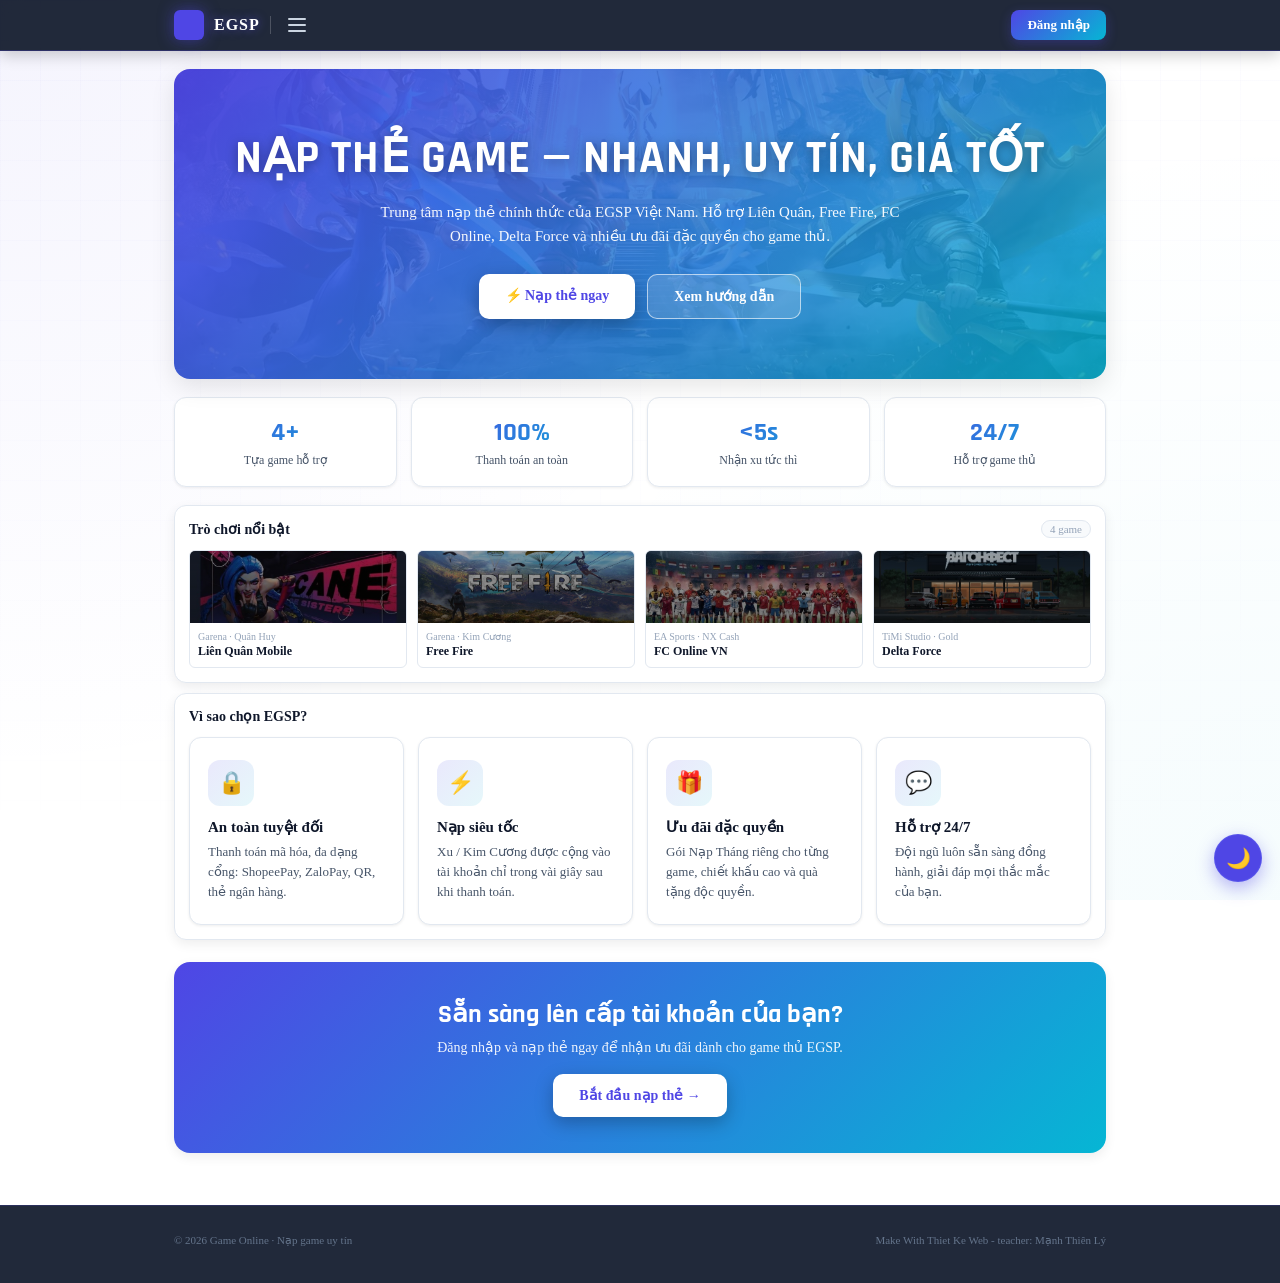
<file: index.html>
﻿<!DOCTYPE html>
<html lang="vi">
<head>
  <meta charset="UTF-8" />
  <meta name="viewport" content="width=device-width, initial-scale=1.0" />
  <title>EGSP Gaming Hub — Nạp thẻ game uy tín</title>
  <link rel="preconnect" href="https://fonts.googleapis.com" />
  <link href="https://fonts.googleapis.com/css2?family=Rajdhani:wght@500;600;700&family=Be+Vietnam+Pro:wght@300;400;500;600&display=swap" rel="stylesheet" />
  <link rel="stylesheet" href="css/DoAnGame.css" />
  <style>

    .hp-hero {
      position: relative;
      margin-top: 18px;
      border-radius: 16px;
      overflow: hidden;
      padding: 60px 28px;
      text-align: center;
      color: #fff;
      background:
        linear-gradient(135deg, rgba(79,70,229,.92) 0%, rgba(6,182,212,.82) 100%),
        url('images/banner2.jpg') center/cover no-repeat;
      box-shadow: var(--shadow-lg);
    }
    .hp-hero h1 {
      font-family: 'Rajdhani', sans-serif;
      font-size: clamp(28px, 5vw, 46px);
      font-weight: 700;
      letter-spacing: 1px;
      margin-bottom: 12px;
      text-shadow: 0 2px 12px rgba(0,0,0,.35);
    }
    .hp-hero p {
      max-width: 560px;
      margin: 0 auto 26px;
      font-size: 15px;
      line-height: 1.6;
      opacity: .95;
    }
    .hp-cta { display: flex; gap: 12px; justify-content: center; flex-wrap: wrap; }
    .hp-btn {
      display: inline-block;
      padding: 13px 26px;
      border-radius: 10px;
      font-weight: 700;
      font-size: 14px;
      text-decoration: none;
      transition: transform .2s ease, box-shadow .2s ease;
    }
    .hp-btn-primary { background: #fff; color: var(--color-primary); box-shadow: 0 6px 18px rgba(0,0,0,.25); }
    .hp-btn-ghost { background: rgba(255,255,255,.15); color: #fff; border: 1px solid rgba(255,255,255,.6); }
    .hp-btn:hover { transform: translateY(-3px); box-shadow: 0 10px 24px rgba(0,0,0,.3); }

    /* Dải thống kê niềm tin */
    .hp-trust {
      display: grid;
      grid-template-columns: repeat(4, 1fr);
      gap: 14px;
      margin-top: 18px;
    }
    .hp-trust-item {
      background: var(--bg-main);
      border: 1px solid var(--border-normal);
      border-radius: 12px;
      padding: 18px 12px;
      text-align: center;
      box-shadow: var(--shadow-sm);
    }
    .hp-trust-num {
      font-family: 'Rajdhani', sans-serif;
      font-size: 26px;
      font-weight: 700;
      background: linear-gradient(135deg, var(--color-primary), var(--color-accent));
      -webkit-background-clip: text;
      background-clip: text;
      -webkit-text-fill-color: transparent;
    }
    .hp-trust-label { font-size: 12px; color: var(--text-secondary); margin-top: 4px; }

    /* Lưới tính năng */
    .hp-features { display: grid; grid-template-columns: repeat(4, 1fr); gap: 14px; }
    .hp-feature {
      background: var(--bg-main);
      border: 1px solid var(--border-normal);
      border-radius: 12px;
      padding: 22px 18px;
      box-shadow: var(--shadow-sm);
      transition: transform .25s ease, box-shadow .25s ease;
    }
    .hp-feature:hover { transform: translateY(-4px); box-shadow: var(--shadow-md); }
    .hp-feature-ico {
      width: 46px; height: 46px; border-radius: 12px;
      display: flex; align-items: center; justify-content: center;
      font-size: 22px; margin-bottom: 12px;
      background: linear-gradient(135deg, rgba(79,70,229,.12), rgba(6,182,212,.1));
    }
    .hp-feature h3 { font-size: 15px; color: var(--text-primary); margin-bottom: 6px; }
    .hp-feature p { font-size: 13px; color: var(--text-secondary); line-height: 1.55; }

    /* Dải kêu gọi cuối */
    .hp-cta-band {
      margin: 22px 0;
      border-radius: 16px;
      padding: 36px 24px;
      text-align: center;
      background: linear-gradient(135deg, var(--color-primary) 0%, var(--color-accent) 100%);
      color: #fff;
      box-shadow: var(--shadow-md);
    }
    .hp-cta-band h2 { font-family: 'Rajdhani', sans-serif; font-size: 26px; margin-bottom: 8px; }
    .hp-cta-band p { font-size: 14px; opacity: .92; margin-bottom: 18px; }

    @media (max-width: 720px) {
      .hp-trust { grid-template-columns: repeat(2, 1fr); }
      .hp-features { grid-template-columns: repeat(2, 1fr); }
    }
    @media (max-width: 460px) {
      .hp-features { grid-template-columns: 1fr; }
    }
  </style>
</head>
<body>

<header>
  <div class="nav-top">
    <div class="nav-left">
      <div class="logo-box"></div>
      <span class="logo-text">EGSP</span>
      <div class="nav-divider"></div>
      <div class="hamburger" id="hamburgerBtn">
        <span></span><span></span><span></span>
      </div>
      <div class="dropdown" id="navDropdown">
        <div class="dd-section">
          <div class="dd-label">Trò chơi</div>
          <a class="dd-item" href="DoAnGame.html#lienquan">Liên Quân Mobile</a>
          <a class="dd-item" href="DoAnGame.html#freefire">Free Fire</a>
          <a class="dd-item" href="DoAnGame.html#fconline">FC Online VN</a>
          <a class="dd-item" href="DoAnGame.html#deltaforce">Delta Force</a>
        </div>
        <div class="dd-section">
          <div class="dd-label">Tài khoản</div>
          <a class="dd-item" id="ddLoginItem" href="login.html">Đăng nhập</a>
          <a class="dd-item" id="ddProfileItem" href="profile.html" style="display:none">Hồ sơ của tôi</a>
          <a class="dd-item" id="ddLogoutItem" href="javascript:logout()" style="display:none">Đăng xuất</a>
          <a class="dd-item" href="history.html">Lịch sử giao dịch</a>
        </div>
        <div class="dd-section">
          <div class="dd-label">Hỗ trợ</div>
          <a class="dd-item" href="topup-guide.html">Hướng dẫn nạp thẻ</a>
          <a class="dd-item" href="topup-guide.html#faq">Câu hỏi thường gặp</a>
        </div>
      </div>
    </div>
    <div class="nav-right">
      <div class="avatar" id="userAvatar" title="Profile" style="display:none"></div>
      <div id="userMenu" class="user-menu">
        <div class="user-info">
          <div class="user-name" id="userName">Chiến Binh</div>
          <div class="user-level" id="userLevel">Lv. 0</div>
        </div>
        <hr>
        <a href="profile.html" class="menu-item">👤 Hồ sơ của tôi</a>
        <a href="DoAnGame.html" class="menu-item">Nạp thẻ game</a>
        <a href="history.html" class="menu-item">Lịch sử nạp thẻ</a>
        <hr>
        <a href="javascript:logout()" class="menu-item logout">🚪 Đăng xuất</a>
      </div>
      <a href="login.html" class="btn-login" id="loginBtn">Đăng nhập</a>
    </div>
  </div>
</header>

<main class="container">

  <!-- HERO -->
  <section class="hp-hero">
    <h1>NẠP THẺ GAME — NHANH, UY TÍN, GIÁ TỐT</h1>
    <p>Trung tâm nạp thẻ chính thức của EGSP Việt Nam. Hỗ trợ Liên Quân, Free Fire, FC Online, Delta Force và nhiều ưu đãi đặc quyền cho game thủ.</p>
    <div class="hp-cta">
      <a href="DoAnGame.html" class="hp-btn hp-btn-primary">⚡ Nạp thẻ ngay</a>
      <a href="topup-guide.html" class="hp-btn hp-btn-ghost">Xem hướng dẫn</a>
    </div>
  </section>

  <!-- TRUST STATS -->
  <div class="hp-trust">
    <div class="hp-trust-item"><div class="hp-trust-num">4+</div><div class="hp-trust-label">Tựa game hỗ trợ</div></div>
    <div class="hp-trust-item"><div class="hp-trust-num">100%</div><div class="hp-trust-label">Thanh toán an toàn</div></div>
    <div class="hp-trust-item"><div class="hp-trust-num">&lt;5s</div><div class="hp-trust-label">Nhận xu tức thì</div></div>
    <div class="hp-trust-item"><div class="hp-trust-num">24/7</div><div class="hp-trust-label">Hỗ trợ game thủ</div></div>
  </div>

  <!-- FEATURED GAMES -->
  <div class="card" style="margin-top:18px">
    <div class="card-title">Trò chơi nổi bật <span class="game-count">4 game</span></div>
    <div class="other-grid">
      <div class="other-card">
        <a href="DoAnGame.html#lienquan">
          <div class="other-img" style="background-image:linear-gradient(rgba(0,0,0,0.35),rgba(0,0,0,0.55)),url('images/BNLienquan.jpg');background-size:cover;background-position:center;"></div>
          <div class="other-info"><div class="other-sub">Garena · Quân Huy</div><div class="other-name">Liên Quân Mobile</div></div>
        </a>
      </div>
      <div class="other-card">
        <a href="DoAnGame.html#freefire">
          <div class="other-img" style="background-image:linear-gradient(rgba(0,0,0,0.35),rgba(0,0,0,0.55)),url('images/BNFreefire.jpg');background-size:cover;background-position:center;"></div>
          <div class="other-info"><div class="other-sub">Garena · Kim Cương</div><div class="other-name">Free Fire</div></div>
        </a>
      </div>
      <div class="other-card">
        <a href="DoAnGame.html#fconline">
          <div class="other-img" style="background-image:linear-gradient(rgba(0,0,0,0.35),rgba(0,0,0,0.55)),url('images/BNFconl.jpg');background-size:cover;background-position:center;"></div>
          <div class="other-info"><div class="other-sub">EA Sports · NX Cash</div><div class="other-name">FC Online VN</div></div>
        </a>
      </div>
      <div class="other-card">
        <a href="DoAnGame.html#deltaforce">
          <div class="other-img" style="background-image:linear-gradient(rgba(0,0,0,0.35),rgba(0,0,0,0.55)),url('images/BNDeltaforce.jpg');background-size:cover;background-position:center;"></div>
          <div class="other-info"><div class="other-sub">TiMi Studio · Gold</div><div class="other-name">Delta Force</div></div>
        </a>
      </div>
    </div>
  </div>

  <!-- WHY US -->
  <div class="card">
    <div class="card-title">Vì sao chọn EGSP?</div>
    <div class="hp-features">
      <div class="hp-feature">
        <div class="hp-feature-ico">🔒</div>
        <h3>An toàn tuyệt đối</h3>
        <p>Thanh toán mã hóa, đa dạng cổng: ShopeePay, ZaloPay, QR, thẻ ngân hàng.</p>
      </div>
      <div class="hp-feature">
        <div class="hp-feature-ico">⚡</div>
        <h3>Nạp siêu tốc</h3>
        <p>Xu / Kim Cương được cộng vào tài khoản chỉ trong vài giây sau khi thanh toán.</p>
      </div>
      <div class="hp-feature">
        <div class="hp-feature-ico">🎁</div>
        <h3>Ưu đãi đặc quyền</h3>
        <p>Gói Nạp Tháng riêng cho từng game, chiết khấu cao và quà tặng độc quyền.</p>
      </div>
      <div class="hp-feature">
        <div class="hp-feature-ico">💬</div>
        <h3>Hỗ trợ 24/7</h3>
        <p>Đội ngũ luôn sẵn sàng đồng hành, giải đáp mọi thắc mắc của bạn.</p>
      </div>
    </div>
  </div>

  <!-- CTA BAND -->
  <div class="hp-cta-band">
    <h2>Sẵn sàng lên cấp tài khoản của bạn?</h2>
    <p>Đăng nhập và nạp thẻ ngay để nhận ưu đãi dành cho game thủ EGSP.</p>
    <a href="DoAnGame.html" class="hp-btn hp-btn-primary">Bắt đầu nạp thẻ →</a>
  </div>

</main>

<footer>
  <div class="container">
    <div class="footer-bottom">
      <span>© 2026 Game Online · Nạp game uy tín</span>
      <span>Make With Thiet Ke Web - teacher: Mạnh Thiên Lý</span>
    </div>
  </div>
</footer>

<script src="js/theme.js"></script>
<script src="js/auth.js"></script>
<script>
document.addEventListener('DOMContentLoaded', function () {
  const user = getCurrentUser();
  const loggedIn = isUserLoggedIn();

  const loginBtn = document.getElementById('loginBtn');
  const avatar = document.getElementById('userAvatar');
  const menu = document.getElementById('userMenu');

  if (user && loggedIn) {
    if (loginBtn) loginBtn.style.display = 'none';
    if (avatar) {
      avatar.style.display = 'flex';
      avatar.textContent = (user.displayName || 'U').charAt(0).toUpperCase();
    }
    document.getElementById('userName').textContent = user.displayName;
    document.getElementById('userLevel').textContent = 'Lv. ' + user.level;
    document.getElementById('ddLoginItem').style.display = 'none';
    document.getElementById('ddProfileItem').style.display = 'block';
    document.getElementById('ddLogoutItem').style.display = 'block';
  } else {
    if (avatar) avatar.style.display = 'none';
    if (menu) menu.style.display = 'none';
    if (loginBtn) loginBtn.style.display = 'inline-block';
  }

  // Menu avatar
  if (avatar && menu) {
    avatar.addEventListener('click', e => {
      e.stopPropagation();
      const open = menu.style.display === 'block';
      menu.style.display = open ? 'none' : 'block';
      menu.style.opacity = open ? '0' : '1';
      menu.style.visibility = open ? 'hidden' : 'visible';
      if (!open) {
        const r = avatar.getBoundingClientRect();
        menu.style.top = (r.bottom + 8) + 'px';
        menu.style.right = (window.innerWidth - r.right) + 'px';
      }
    });
    document.addEventListener('click', e => {
      if (!menu.contains(e.target) && !avatar.contains(e.target)) {
        menu.style.display = 'none';
        menu.style.opacity = '0';
        menu.style.visibility = 'hidden';
      }
    });
  }

  // Hamburger
  const hbtn = document.getElementById('hamburgerBtn');
  const navLeft = document.querySelector('.nav-left');
  if (hbtn && navLeft) {
    hbtn.addEventListener('click', e => { e.stopPropagation(); navLeft.classList.toggle('menu-open'); });
    document.addEventListener('click', e => { if (!navLeft.contains(e.target)) navLeft.classList.remove('menu-open'); });
  }
});
</script>
</body>
</html>
</file>
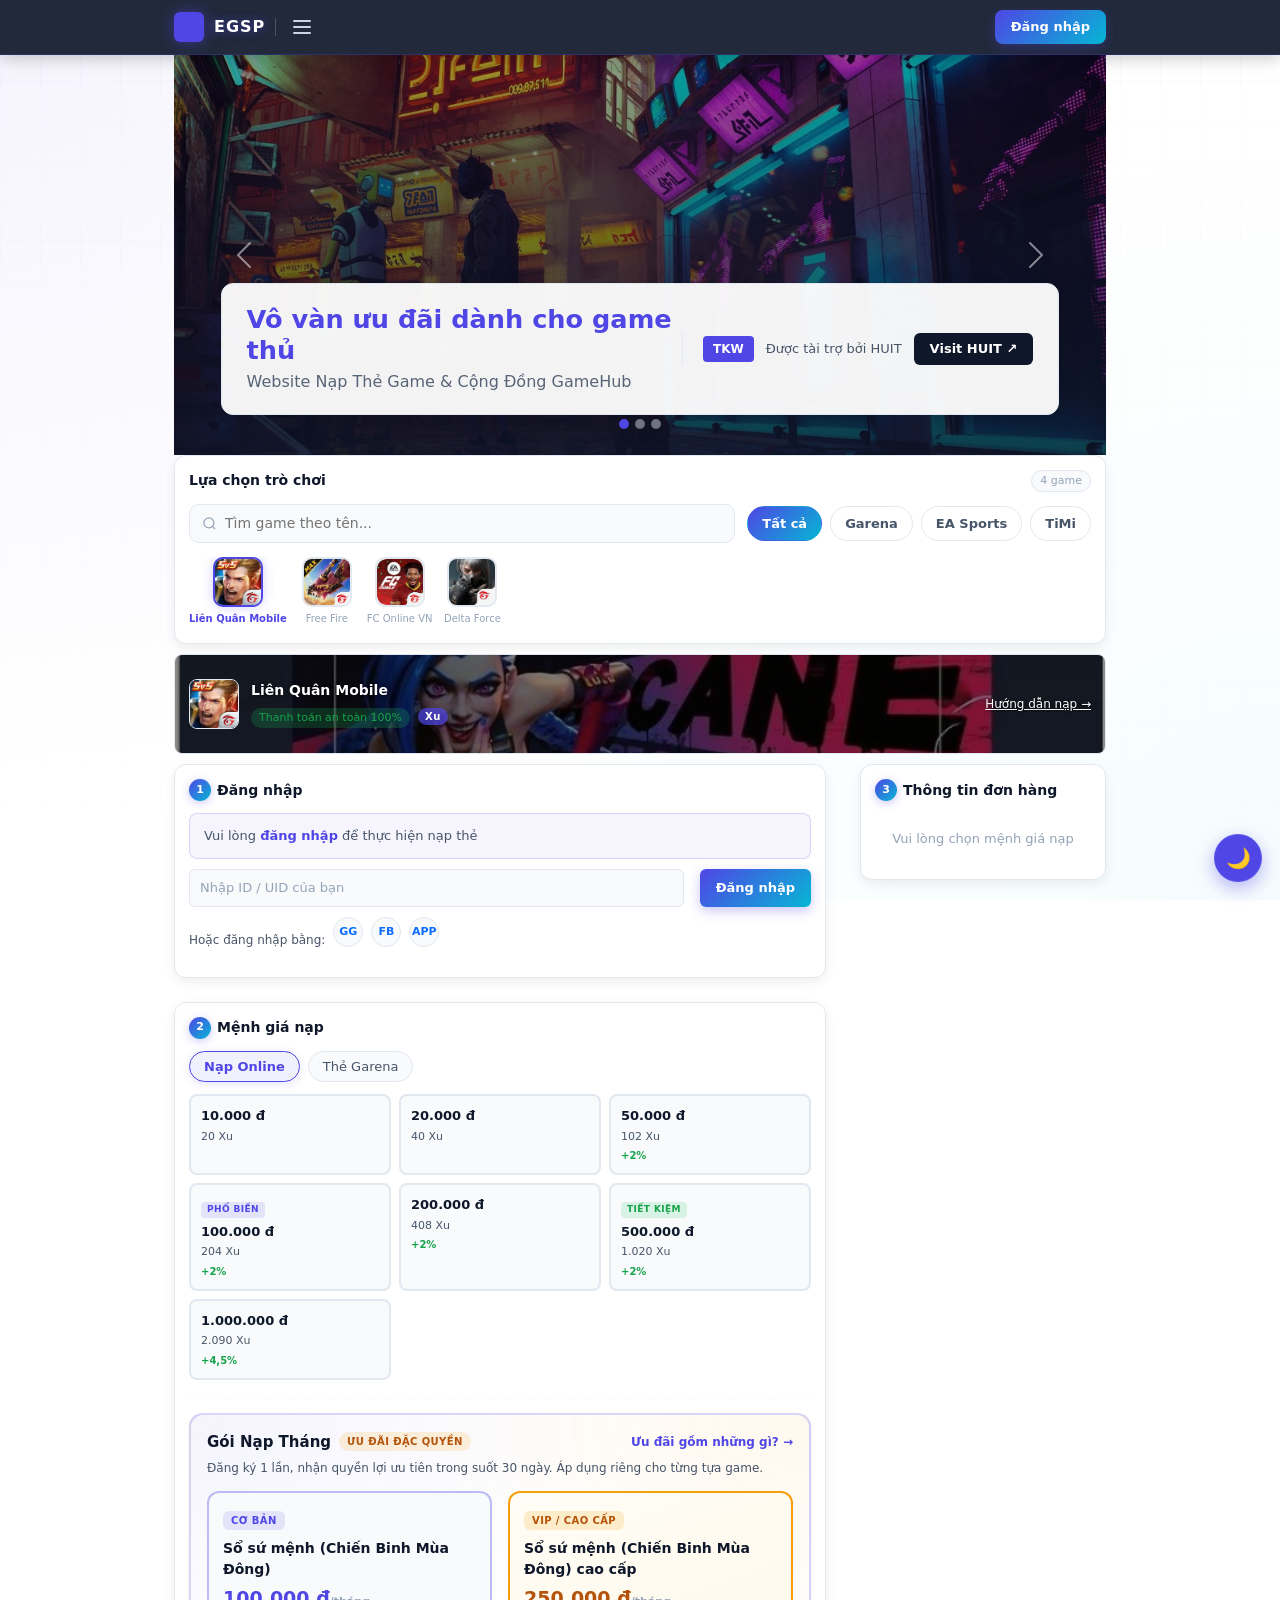
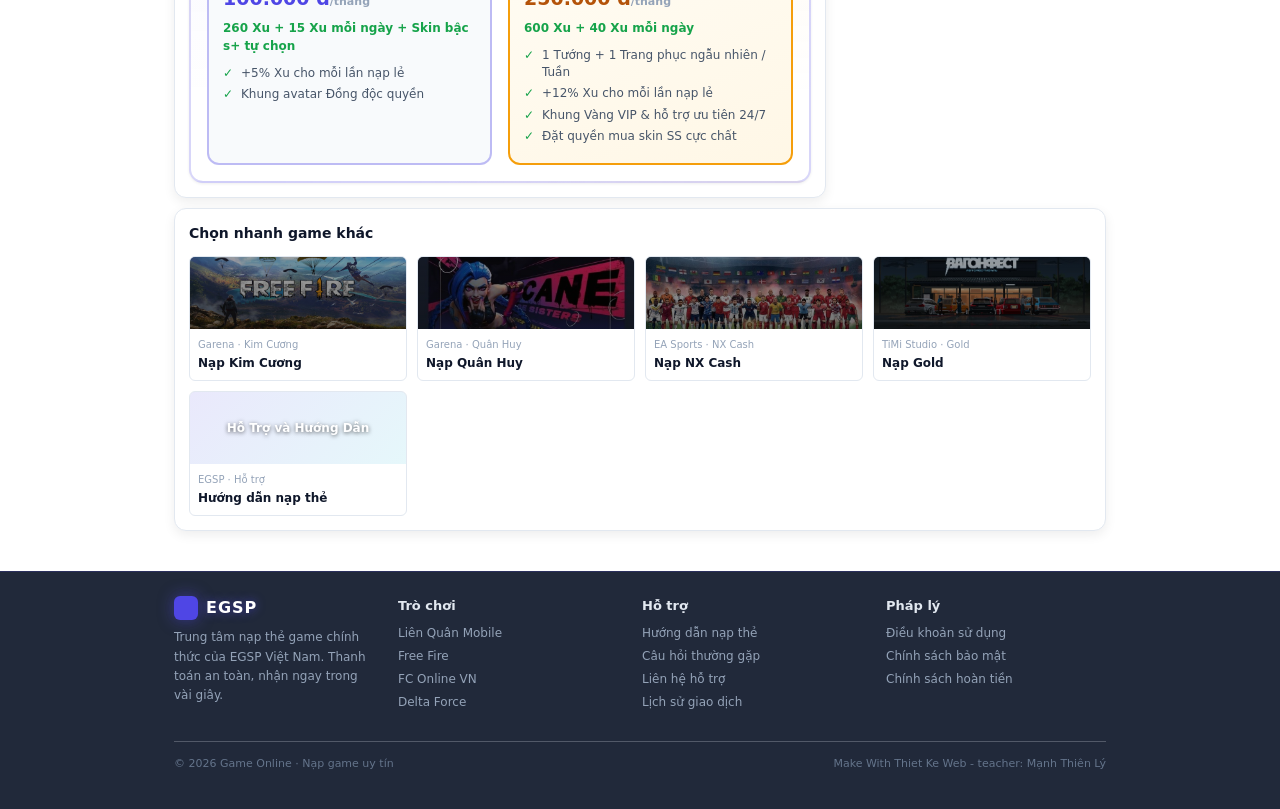
<file: DoAnGame.html>
﻿<!DOCTYPE html>
<html lang="vi">
<head>
    <meta charset="UTF-8">
    <meta name="viewport" content="width=device-width, initial-scale=1.0">
    <title>Nạp thẻ game</title>
    <link href="bootstrap-5.3.8-dist/css/bootstrap.min.css" rel="stylesheet" />
    <link rel="stylesheet" href="css/DoAnGame.css">
</head>
<body>
    <header>
        <div class="nav-top">
            <div class="nav-left">
                <div class="logo-box"></div>
                <span class="logo-text">EGSP</span>
                <div class="nav-divider"></div>
                <div class="hamburger" id="hamburgerBtn">
                    <span></span><span></span><span></span>
                </div>
                <div class="dropdown" id="navDropdown">
                    <div class="dd-section">
                        <div class="dd-label">Trò chơi</div>
                        <a class="dd-item">Liên Quân Mobile</a>
                        <a class="dd-item">Free Fire</a>
                        <a class="dd-item">FC Online VN</a>
                        <a class="dd-item">Delta Force</a>
                    </div>
                    <div class="dd-section">
                        <div class="dd-label">Tài khoản</div>
                        <a class="dd-item" id="ddLoginItem" href="login.html">Đăng nhập</a>
                        <a class="dd-item" id="ddLogoutItem" href="javascript:logout()" style="display:none">Đăng xuất</a>
                        <a class="dd-item" href="history.html">Lịch sử giao dịch</a>
                    </div>
                    <div class="dd-section">
                        <div class="dd-label">Hỗ trợ</div>
                        <a class="dd-item" href="topup-guide.html">Hướng dẫn nạp thẻ</a>
                        <a class="dd-item" href="#">Liên hệ hỗ trợ</a>
                    </div>
                </div>
            </div>
            <div class="nav-right">
                <div class="avatar" id="userAvatar" title="Profile"></div>
                <div id="userMenu" class="user-menu">
                    <div class="user-info">
                        <div class="user-name" id="userName">Chiến Binh</div>
                        <div class="user-level" id="userLevel">Lv. 0</div>
                    </div>
                    <hr>
                    <a href="profile.html" class="menu-item">Hồ sơ của tôi</a>
                    <a href="history.html" class="menu-item">Lịch sử nạp thẻ</a>
                    <a href="topup-guide.html" class="menu-item">Hướng dẫn nạp thẻ</a>
                    <hr>
                    <a href="javascript:logout()" class="menu-item logout">Đăng xuất</a>
                </div>
                <a href="login.html" class="btn-login" id="loginBtn">Đăng nhập</a>
            </div>
        </div>
    </header>

    <div class="container">
        <div id="bannerCarousel" class="carousel slide carousel-fade" data-bs-ride="carousel">


            <div class="carousel-indicators">
                <button type="button" data-bs-target="#bannerCarousel" data-bs-slide-to="0" class="active" aria-current="true"></button>
                <button type="button" data-bs-target="#bannerCarousel" data-bs-slide-to="1"></button>
                <button type="button" data-bs-target="#bannerCarousel" data-bs-slide-to="2"></button>
            </div>
            <div class="carousel-inner">

                <div class="carousel-item active" data-bs-interval="5000">
                    <div class="overlay-gradient"></div>
                    <img src="images/Huit-info.jpg" alt="HUIT Info Banner" class="d-block w-100 carousel-img">
                    <div class="carousel-caption banner-huit">
                        <div class="banner-info">
                            <h2 class="banner-title">Vô vàn ưu đãi dành cho game thủ</h2>
                            <p class="banner-sub">Website Nạp Thẻ Game & Cộng Đồng GameHub</p>
                        </div>
                        <div class="banner-logo">
                            <div class="huit-box">TKW</div>
                            <div class="huit-name">Được tài trợ bởi HUIT</div>
                            <a class="huit-link-btn" href="https://huit.edu.vn/" target="_blank">
                                Visit HUIT ↗
                            </a>
                        </div>
                    </div>
                </div>


                <div class="carousel-item" data-bs-interval="5000">
                    <div class="overlay-gradient"></div>
                    <img src="images/banner2.jpg" alt="Game Hub Community" class="d-block w-100 carousel-img">
                    <div class="carousel-caption banner-huit">
                        <div class="banner-info">
                            <h2 class="banner-title">Không Gian Gaming Đỉnh Cao</h2>
                            <p class="banner-sub">Cập nhật tin tức, đánh giá và kết nối game thủ</p>
                        </div>
                        <div class="banner-logo">
                            <div class="huit-box tech">HUB</div>
                            <div class="huit-name">Khám Phá Ngay</div>
                            <a class="huit-link-btn" href="#topup">Xem Kho Game</a>
                        </div>
                    </div>
                </div>

                <div class="carousel-item" data-bs-interval="5000">
                    <div class="overlay-gradient"></div>
                    <img src="images/banner3.jpg" alt="Top Up Service" class="d-block w-100 carousel-img">
                    <div class="carousel-caption banner-huit">
                        <div class="banner-info">
                            <h2 class="banner-title">Dịch Vụ Nạp Thẻ Tự Động</h2>
                            <p class="banner-sub">An toàn - Uy tín - Chiết khấu cao cho sinh viên</p>
                        </div>
                        <div class="banner-logo">
                            <div class="huit-box shop">Uy Tín Chất Lượng</div>
                            <div class="huit-name">Hệ Thống Nạp Thẻ</div>
                            <a class="huit-link-btn" href="#topup">Nạp Thẻ Ngay</a>
                        </div>
                    </div>
                </div>

            </div>

            <button class="carousel-control-prev" type="button" data-bs-target="#bannerCarousel" data-bs-slide="prev">
                <span class="carousel-control-prev-icon" aria-hidden="true"></span>
                <span class="visually-hidden">Previous</span>
            </button>
            <button class="carousel-control-next" type="button" data-bs-target="#bannerCarousel" data-bs-slide="next">
                <span class="carousel-control-next-icon" aria-hidden="true"></span>
                <span class="visually-hidden">Next</span>
            </button>

        </div>

        <div class="card" id="topup">
            <div class="card-title">
                Lựa chọn trò chơi
                <span class="game-count">4 game</span>
            </div>
            <div class="game-search-bar">
                <div class="game-search-wrap">
                    <svg width="15" height="15" viewBox="0 0 24 24" fill="none" stroke="currentColor" stroke-width="2"><circle cx="11" cy="11" r="8"/><line x1="21" y1="21" x2="16.65" y2="16.65"/></svg>
                    <input type="text" id="gameSearch" placeholder="Tìm game theo tên..." aria-label="Tìm game">
                </div>
                <div class="game-filter-chips">
                    <button type="button" class="gchip active" data-pub="">Tất cả</button>
                    <button type="button" class="gchip" data-pub="Garena">Garena</button>
                    <button type="button" class="gchip" data-pub="EA Sports">EA Sports</button>
                    <button type="button" class="gchip" data-pub="TiMi Studio">TiMi</button>
                </div>
            </div>
            <div class="game-list">
                <div class="game-item active" tabindex="0" role="button" aria-label="Chọn Liên Quân Mobile">
                    <div class="game-icon">
                        <img src="images/lienquan.jpg" alt="Liên Quân Mobile" />
                    </div>
                    <span>Liên Quân Mobile</span>
                </div>
                <div class="game-item" tabindex="0" role="button" aria-label="Chọn Free Fire">
                    <div class="game-icon">
                        <img src="images/freefire.jpg" alt="Free Fire" />
                    </div>
                    <span>Free Fire</span>
                </div>
                <div class="game-item" tabindex="0" role="button" aria-label="Chọn FC Online VN">
                    <div class="game-icon">
                        <img src="images/fconl.jpg" alt="FC Online VN" />
                    </div>
                    <span>FC Online VN</span>
                </div>
                <div class="game-item" tabindex="0" role="button" aria-label="Chọn Delta Force">
                    <div class="game-icon">
                        <img src="images/deltaforce.jpg" alt="Delta Force" />
                    </div>
                    <span>Delta Force</span>
                </div>
            </div>
            <div id="gameNoResult" class="game-no-result" style="display:none">🔍 Không tìm thấy game phù hợp</div>
        </div>


        <div class="sel-banner" id="selBanner">
            <div class="sel-icon">
                <img src="images/lienquan.jpg" alt="Game đã chọn" id="selGameImg" />
            </div>
            <div class="sel-text-group">
                <div class="sel-name" id="selGameName">Liên Quân Mobile</div>
                <div class="sel-meta">
                    <span class="sel-badge">Thanh toán an toàn 100%</span>
                    <span class="sel-currency" id="selCurrency">Xu</span>
                </div>
            </div>
            <a class="sel-link" href="topup-guide.html">Hướng dẫn nạp →</a>
        </div>

        <div class="body-layout row g-4">

            <div class="left-col col-12 col-lg-8">

                <!-- CARD 1: ĐĂNG NHẬP -->
                <div class="card h-100 mb-4">
                    <div class="card-title"><span class="step">1</span> Đăng nhập</div>

                    <!-- Hiển thị khi đã đăng nhập -->
                    <div id="step1LoggedIn" style="display:none">
                        <div class="logged-user-info">
                            <div class="logged-user-avatar" id="step1Avatar">G</div>
                            <div class="logged-user-details">
                                <div class="logged-user-name" id="step1Name">Gamer Pro</div>
                                <div class="logged-user-level" id="step1Level">Lv. 45</div>
                            </div>
                            <span class="logged-user-status">✓ Đã xác thực</span>
                        </div>
                    </div>

                    <!-- Hiển thị khi chưa đăng nhập -->
                    <div id="step1NotLoggedIn">
                        <div style="background:rgba(79,70,229,0.05);border:1px solid rgba(79,70,229,0.18);border-radius:8px;padding:12px 14px;margin-bottom:10px;font-size:13px;color:#475569;line-height:1.5;">
                            Vui lòng <a href="login.html" style="color:#4f46e5;font-weight:700;">đăng nhập</a> để thực hiện nạp thẻ
                        </div>
                        <div class="input-row">
                            <input type="text" placeholder="Nhập ID / UID của bạn" class="form-control d-inline-block w-auto me-2">
                            <button class="btn-red" onclick="window.location.href='login.html'">Đăng nhập</button>
                        </div>
                        <div class="social-row">
                            <span>Hoặc đăng nhập bằng:</span>
                            <p class="social-btn"><a href="login.html">GG</a></p>
                            <p class="social-btn"><a href="login.html">FB</a></p>
                            <p class="social-btn"><a href="login.html">APP</a></p>
                        </div>
                    </div>
                </div>

                <!-- CARD 2: MỆNH GIÁ NẠP -->
                <div class="card">
                    <div class="card-title"><span class="step">2</span> Mệnh giá nạp</div>
                    <div class="tab-row">
                        <button class="tab active">Nạp Online</button>
                        <button class="tab">Thẻ Garena</button>
                    </div>
                    <div class="amount-grid">
                        <div class="amount-card">
                            <div class="amount-vnd">10.000 đ</div>
                            <div class="amount-gem">20 Xu</div>
                        </div>
                        <div class="amount-card">
                            <div class="amount-vnd">20.000 đ</div>
                            <div class="amount-gem">40 Xu</div>
                        </div>
                        <div class="amount-card">
                            <div class="amount-vnd">50.000 đ</div>
                            <div class="amount-gem">102 Xu</div>
                            <div class="amount-bonus">+2%</div>
                        </div>
                        <div class="amount-card">
                            <div class="amount-badge">Phổ biến</div>
                            <div class="amount-vnd">100.000 đ</div>
                            <div class="amount-gem">204 Xu</div>
                            <div class="amount-bonus">+2%</div>
                        </div>
                        <div class="amount-card">
                            <div class="amount-vnd">200.000 đ</div>
                            <div class="amount-gem">408 Xu</div>
                            <div class="amount-bonus">+2%</div>
                        </div>
                        <div class="amount-card amount-best">
                            <div class="amount-badge best">Tiết kiệm</div>
                            <div class="amount-vnd">500.000 đ</div>
                            <div class="amount-gem">1.020 Xu</div>
                            <div class="amount-bonus">+2%</div>
                        </div>
                        <div class="amount-card">
                            <div class="amount-vnd">1.000.000 đ</div>
                            <div class="amount-gem">2.090 Xu</div>
                            <div class="amount-bonus">+4,5%</div>
                        </div>
                    </div>

                    <!-- ==================== GÓI NẠP THÁNG (khu riêng) ==================== -->
                    <hr class="month-divider">
                    <div class="month-pack" id="monthPack">
                        <div class="month-pack-head">
                            <div class="month-pack-title">Gói Nạp Tháng <span class="month-pack-tag">Ưu đãi đặc quyền</span></div>
                            <a class="month-pack-guide" href="topup-guide.html#monthly">Ưu đãi gồm những gì? →</a>
                        </div>
                        <p class="month-pack-desc">Đăng ký 1 lần, nhận quyền lợi ưu tiên trong suốt 30 ngày. Áp dụng riêng cho từng tựa game.</p>
                        <!-- Hai gói được render động theo game đang chọn -->
                        <div class="month-pack-grid row g-3" id="monthPackGrid"></div>
                    </div>
                    <!-- ================== KẾT THÚC GÓI NẠP THÁNG ================== -->
                </div>

            </div> 


            <div class="right-col col-12 col-lg-4">
                
                <!-- CARD 3: THÔNG TIN ĐƠN HÀNG -->
                <div class="card" id="orderCard">
                    <div class="card-title"><span class="step">3</span> Thông tin đơn hàng</div>

                    <div id="orderEmpty" class="order-empty">Vui lòng chọn mệnh giá nạp</div>

                    <div id="orderDetail" style="display:none">
                        <div class="order-row"><span>Game</span><strong id="oGame">Liên Quân Mobile</strong></div>
                        <div class="order-row"><span>Mệnh giá</span><strong id="oAmount">10.000 đ</strong></div>
                        <div class="order-row"><span>Nhận được</span><strong id="oGem">20 Xu</strong></div>
                        <hr>
                        <div class="card-title" style="margin-bottom: 10px">Phương thức thanh toán</div>
                        <div class="pay-list">
                            <label class="pay-item" data-pay-type="qr" data-pay-name="ShopeePay">
                                <span>Ví ShopeePay <span class="hot">HOT</span></span>
                                <input type="radio" name="payment" value="ShopeePay" checked>
                            </label>
                            <label class="pay-item" data-pay-type="qr" data-pay-name="ZaloPay">
                                <span>ZaloPay</span>
                                <input type="radio" name="payment" value="ZaloPay">
                            </label>
                            <label class="pay-item" data-pay-type="simulate" data-pay-name="Garena Sò">
                                <span>Garena Sò</span>
                                <input type="radio" name="payment" value="Garena Sò">
                            </label>
                            <label class="pay-item" data-pay-type="qr" data-pay-name="QR Pay">
                                <span>QR Pay</span>
                                <input type="radio" name="payment" value="QR Pay">
                            </label>
                            <label class="pay-item" data-pay-type="card" data-pay-name="ATM / iBanking">
                                <span>ATM / iBanking</span>
                                <input type="radio" name="payment" value="ATM / iBanking">
                            </label>
                            <label class="pay-item" data-pay-type="card" data-pay-name="Thẻ tín dụng">
                                <span>Thẻ tín dụng</span>
                                <input type="radio" name="payment" value="Thẻ tín dụng">
                            </label>
                        </div>
                        <hr>
                        <div class="total-row">
                            <span>Tổng thanh toán</span>
                            <strong class="total-val" id="oTotal">10.000 VND</strong>
                        </div>
                        <p class="terms">Bằng việc nhấn "Thanh toán ngay", bạn đồng ý với <a href="#">Điều khoản sử dụng</a> và <a href="#">Chính sách bảo mật</a>.</p>
                        <button class="btn-pay">Thanh toán ngay</button>
                    </div>
                </div>

            </div> 

        </div> 
        <div class="card">
            <div class="card-title">Chọn nhanh game khác</div>
            <div class="other-grid">
                <div class="other-card" data-game="Free Fire">
                    <a href="DoAnGame.html#freefire">
                        <div class="other-img" style="background-image:linear-gradient(rgba(0,0,0,0.35),rgba(0,0,0,0.55)),url('images/BNFreefire.jpg');background-size:cover;background-position:center;">
                          
                        </div>
                        <div class="other-info">
                            <div class="other-sub">Garena · Kim Cương</div>
                            <div class="other-name">Nạp Kim Cương</div>
                        </div>
                    </a>
                </div>
                <div class="other-card" data-game="Liên Quân">
                    <a href="DoAnGame.html#lienquan">
                        <div class="other-img" style="background-image:linear-gradient(rgba(0,0,0,0.35),rgba(0,0,0,0.55)),url('images/BNLienquan.jpg');background-size:cover;background-position:center;">
                       
                        </div>
                        <div class="other-info">
                            <div class="other-sub">Garena · Quân Huy</div>
                            <div class="other-name">Nạp Quân Huy</div>
                        </div>
                    </a>
                </div>
                <div class="other-card" data-game="FC Online VN">
                    <a href="DoAnGame.html#fconline">
                        <div class="other-img" style="background-image:linear-gradient(rgba(0,0,0,0.35),rgba(0,0,0,0.55)),url('images/BNFconl.jpg');background-size:cover;background-position:center;">

                        </div>
                        <div class="other-info">
                            <div class="other-sub">EA Sports · NX Cash</div>
                            <div class="other-name">Nạp NX Cash</div>
                        </div>
                    </a>
                </div>
                <div class="other-card" data-game="Delta Force">
                    <a href="DoAnGame.html#deltaforce">
                        <div class="other-img" style="background-image:linear-gradient(rgba(0,0,0,0.35),rgba(0,0,0,0.55)),url('images/BNDeltaforce.jpg');background-size:cover;background-position:center;">
                           
                        </div>
                        <div class="other-info">
                            <div class="other-sub">TiMi Studio · Gold</div>
                            <div class="other-name">Nạp Gold</div>
                        </div>
                    </a>
                </div>
                <div class="other-card">
                    <a href="topup-guide.html">
                        <div class="other-img other-img-guide">
                            <span class="other-img-label">Hỗ Trợ và Hướng Dẫn</span>
                        </div>
                        <div class="other-info">
                            <div class="other-sub">EGSP · Hỗ trợ</div>
                            <div class="other-name">Hướng dẫn nạp thẻ</div>
                        </div>
                    </a>
                </div>
            </div>
        </div>

    </div>

    <footer>
        <div class="container">
            <div class="footer-top">
                <div class="footer-brand">
                    <div class="footer-logo">
                        <div class="logo-box small"></div>
                        <span class="logo-text">EGSP</span>
                    </div>
                    <p>Trung tâm nạp thẻ game chính thức của EGSP Việt Nam. Thanh toán an toàn, nhận ngay trong vài giây.</p>
                </div>
                <div class="footer-col">
                    <div class="footer-col-title">Trò chơi</div>
                    <a href="DoAnGame.html#lienquan">Liên Quân Mobile</a>
                    <a href="DoAnGame.html#freefire">Free Fire</a>
                    <a href="DoAnGame.html#fconline">FC Online VN</a>
                    <a href="DoAnGame.html#deltaforce">Delta Force</a>
                </div>
                <div class="footer-col">
                    <div class="footer-col-title">Hỗ trợ</div>
                    <a href="topup-guide.html">Hướng dẫn nạp thẻ</a>
                    <a href="topup-guide.html#faq">Câu hỏi thường gặp</a>
                    <a href="#">Liên hệ hỗ trợ</a>
                    <a href="history.html">Lịch sử giao dịch</a>
                </div>
                <div class="footer-col">
                    <div class="footer-col-title">Pháp lý</div>
                    <a href="#">Điều khoản sử dụng</a>
                    <a href="#">Chính sách bảo mật</a>
                    <a href="#">Chính sách hoàn tiền</a>
                </div>
            </div>
            <hr>
            <div class="footer-bottom">
                <span>© 2026 Game Online · Nạp game uy tín </span>
                <span>Make With Thiet Ke Web - teacher: Mạnh Thiên Lý</span>
            </div>
        </div>
    </footer>
    <!-- ===== PAYMENT MODAL ===== -->
    <div class="payment-modal-overlay" id="paymentModal">
        <div class="payment-modal-box">
            <button class="modal-close-btn" onclick="closePaymentModal()">×</button>

            <!-- QR section -->
            <div id="qrPaySection" style="display:none">
                <div class="modal-title">Quét mã QR để thanh toán</div>
                <div class="modal-subtitle" id="qrModalSubtitle">Mở ứng dụng ngân hàng / ví điện tử để quét</div>
                <div class="qr-section">
                    <div class="qr-image-wrap">
                        <img src="images/maqrchuyenkhoan.jpg" alt="QR Chuyển Khoản" />
                    </div>
                    <div class="qr-info">
                        <div class="qr-info-row"><span>Ngân hàng</span><strong>Vietcombank</strong></div>
                        <div class="qr-info-row"><span>Tên TK</span><strong>HUA VAN THINH</strong></div>
                        <div class="qr-info-row"><span>Số TK</span><strong>1049864313</strong></div>
                        <div class="qr-info-row"><span>Số tiền</span><strong id="qrAmount" style="color:#4f46e5">—</strong></div>
                        <div class="qr-info-row"><span>Nội dung CK</span><strong id="qrContent" style="color:#4f46e5">—</strong></div>
                    </div>
                    <button class="btn-confirm-pay" onclick="confirmQRPayment()">✓ Đã chuyển khoản xong</button>
                </div>
            </div>

            <!-- Card section -->
            <div id="cardPaySection" style="display:none">
                <div class="modal-title" id="cardModalTitle">Nhập thông tin thẻ</div>
                <div class="modal-subtitle">Thông tin được mã hóa và bảo mật tuyệt đối</div>
                <div class="card-brand-row">
                    <span class="card-brand-chip">VISA</span>
                    <span class="card-brand-chip">Mastercard</span>
                    <span class="card-brand-chip">JCB</span>
                    <span class="card-brand-chip">Napas</span>
                </div>
                <div class="card-form">
                    <div class="card-form-field">
                        <label class="card-form-label">Số thẻ</label>
                        <input class="card-form-input" id="cardNumber" placeholder="XXXX XXXX XXXX XXXX" maxlength="19" inputmode="numeric">
                        <span class="card-form-error" id="cardNumberError">Vui lòng nhập đúng 16 chữ số</span>
                    </div>
                    <div class="card-form-field">
                        <label class="card-form-label">Tên chủ thẻ</label>
                        <input class="card-form-input" id="cardName" placeholder="NGUYEN VAN A" style="text-transform:uppercase">
                        <span class="card-form-error" id="cardNameError">Vui lòng nhập tên chủ thẻ</span>
                    </div>
                    <div class="card-form-row">
                        <div class="card-form-field">
                            <label class="card-form-label">Ngày hết hạn</label>
                            <input class="card-form-input" id="cardExpiry" placeholder="MM/YY" maxlength="5" inputmode="numeric">
                            <span class="card-form-error" id="cardExpiryError">Nhập định dạng MM/YY</span>
                        </div>
                        <div class="card-form-field">
                            <label class="card-form-label">CVV / CVC</label>
                            <input class="card-form-input" id="cardCVV" placeholder="3-4 số" maxlength="4" inputmode="numeric" type="password">
                            <span class="card-form-error" id="cardCVVError">CVV không hợp lệ</span>
                        </div>
                    </div>
                    <div class="qr-info" style="margin-top:4px">
                        <div class="qr-info-row"><span>Số tiền thanh toán</span><strong id="cardAmount" style="color:#4f46e5">—</strong></div>
                    </div>
                    <button class="btn-pay" id="cardSubmitBtn" onclick="submitCardPayment()">Thanh toán ngay</button>
                </div>
            </div>
        </div>
    </div>

    <script src="bootstrap-5.3.8-dist/js/bootstrap.bundle.min.js"></script>
    <script src="js/theme.js"></script>
    <script src="js/auth.js"></script>
    <script src="js/historyData.js"></script>
    <script src="js/DoAnGame.js"></script>
</body>
</html>
</file>
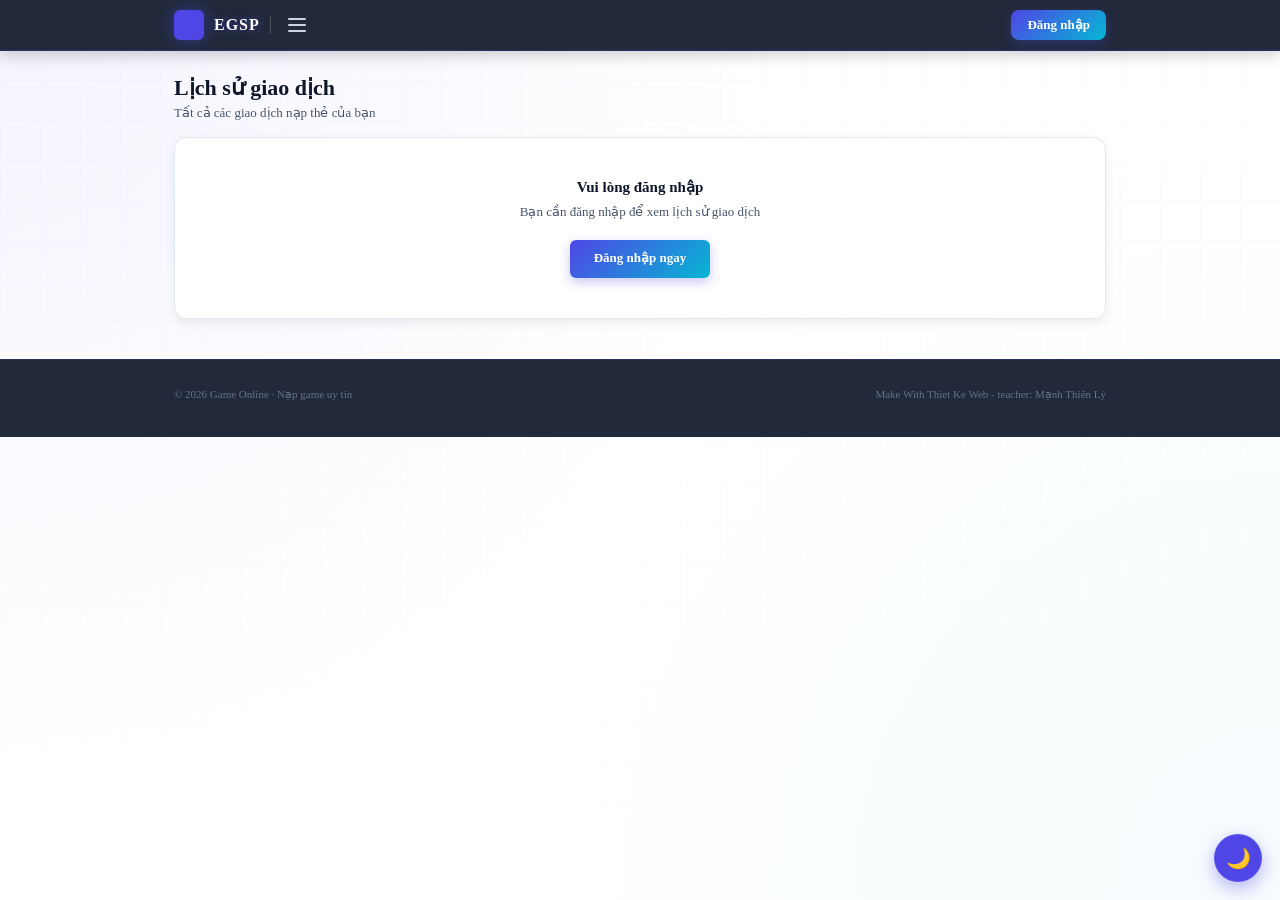
<file: history.html>
﻿<!DOCTYPE html>
<html lang="vi">
<head>
  <meta charset="UTF-8" />
  <meta name="viewport" content="width=device-width, initial-scale=1.0" />
  <title>Lịch sử giao dịch — EGSP</title>
  <link rel="preconnect" href="https://fonts.googleapis.com" />
  <link href="https://fonts.googleapis.com/css2?family=Rajdhani:wght@500;600;700&family=Be+Vietnam+Pro:wght@300;400;500;600&display=swap" rel="stylesheet" />
  <link rel="stylesheet" href="css/DoAnGame.css" />
</head>
<body>

<header>
  <div class="nav-top">
    <div class="nav-left">
      <div class="logo-box"></div>
      <span class="logo-text">EGSP</span>
      <div class="nav-divider"></div>
      <div class="hamburger" id="hamburgerBtn">
        <span></span><span></span><span></span>
      </div>
      <div class="dropdown" id="navDropdown">
        <div class="dd-section">
          <div class="dd-label">Trò chơi</div>
          <a class="dd-item" href="DoAnGame.html#lienquan">Liên Quân Mobile</a>
          <a class="dd-item" href="DoAnGame.html#freefire">Free Fire</a>
          <a class="dd-item" href="DoAnGame.html#fconline">FC Online VN</a>
          <a class="dd-item" href="DoAnGame.html#deltaforce">Delta Force</a>
        </div>
        <div class="dd-section">
          <div class="dd-label">Tài khoản</div>
          <a class="dd-item" id="ddLoginItem" href="login.html">Đăng nhập</a>
          <a class="dd-item" id="ddLogoutItem" href="javascript:doLogout()" style="display:none">Đăng xuất</a>
          <a class="dd-item" href="history.html">Lịch sử giao dịch</a>
        </div>
        <div class="dd-section">
          <div class="dd-label">Hỗ trợ</div>
          <a class="dd-item" href="topup-guide.html">Hướng dẫn nạp thẻ</a>
          <a class="dd-item" href="#">Liên hệ hỗ trợ</a>
        </div>
      </div>
    </div>
    <div class="nav-right">
      <div class="avatar" id="userAvatar" title="Profile" style="display:none"></div>
      <div id="userMenu" class="user-menu">
        <div class="user-info">
          <div class="user-name" id="userName">Chiến Binh</div>
          <div class="user-level" id="userLevel">Lv. 0</div>
        </div>
        <hr>
        <a href="profile.html" class="menu-item">👤 Hồ sơ của tôi</a>
        <a href="DoAnGame.html" class="menu-item">Nạp thẻ game</a>
        <a href="history.html" class="menu-item">Lịch sử nạp thẻ</a>
        <a href="topup-guide.html" class="menu-item">Hướng dẫn nạp thẻ</a>
        <hr>
        <a href="javascript:doLogout()" class="menu-item logout">🚪 Đăng xuất</a>
      </div>
      <a href="login.html" class="btn-login" id="loginBtn">Đăng nhập</a>
    </div>
  </div>
</header>

<main class="container" style="padding-top:20px">

  <!-- PAGE TITLE -->
  <div class="page-heading">
    <h1 class="page-title">Lịch sử giao dịch</h1>
    <p class="page-sub" id="historySubtitle">Tất cả các giao dịch nạp thẻ của bạn</p>
  </div>

  <!-- NOT LOGGED IN STATE -->
  <div id="notLoggedInState" style="display:none">
    <div class="card" style="text-align:center;padding:40px 20px;">
      <div style="font-size:15px;font-weight:700;color:var(--text-primary);margin-bottom:8px;">Vui lòng đăng nhập</div>
      <p style="font-size:13px;color:var(--text-secondary);margin-bottom:20px;">Bạn cần đăng nhập để xem lịch sử giao dịch</p>
      <a href="login.html" class="btn-red" style="display:inline-block;text-decoration:none;padding:10px 24px;">Đăng nhập ngay</a>
    </div>
  </div>

  <!-- LOGGED IN STATE -->
  <div id="loggedInState" style="display:none">

    <!-- FILTER BAR -->
    <div class="card filter-bar">
      <div class="filter-group">
        <label class="field-label">Tìm kiếm</label>
        <div class="field-wrap">
          <svg class="field-icon" width="14" height="14" viewBox="0 0 24 24" fill="none" stroke="currentColor" stroke-width="2"><circle cx="11" cy="11" r="8"/><line x1="21" y1="21" x2="16.65" y2="16.65"/></svg>
          <input type="text" class="field-input" id="searchInput" placeholder="Mã GD, tên game..." />
        </div>
      </div>
      <div class="filter-group">
        <label class="field-label">Trạng thái</label>
        <select class="field-input select-input" id="statusFilter">
          <option value="">Tất cả</option>
          <option value="Thành công">Thành công</option>
          <option value="Đang xử lý">Đang xử lý</option>
          <option value="Thất bại">Thất bại</option>
        </select>
      </div>
      <div class="filter-group">
        <label class="field-label">Game</label>
        <select class="field-input select-input" id="gameFilter">
          <option value="">Tất cả game</option>
          <option value="Liên Quân Mobile">Liên Quân Mobile</option>
          <option value="Free Fire">Free Fire</option>
          <option value="FC Online VN">FC Online VN</option>
          <option value="Delta Force">Delta Force</option>
        </select>
      </div>
      <button class="btn-red" style="margin-top:20px;height:38px;padding:0 18px;" onclick="applyFilters()">Lọc</button>
      <button class="btn-red" style="margin-top:20px;height:38px;padding:0 14px;background:var(--bg-surface);color:var(--text-secondary);border:1px solid var(--border-normal);box-shadow:none;" onclick="resetFilters()">Xóa lọc</button>
    </div>

    <!-- STATS ROW -->
    <div class="stats-row" id="statsRow">
      <div class="stat-card">
        <div class="stat-val" id="statTotal">0</div>
        <div class="stat-label">Giao dịch</div>
      </div>
      <div class="stat-card">
        <div class="stat-val accent" id="statAmount">0 đ</div>
        <div class="stat-label">Tổng nạp</div>
      </div>
      <div class="stat-card">
        <div class="stat-val" id="statSuccess" style="color:#22c55e">0</div>
        <div class="stat-label">Thành công</div>
      </div>
      <div class="stat-card">
        <div class="stat-val" id="statFail" style="color:#ef4444">0</div>
        <div class="stat-label">Thất bại</div>
      </div>
    </div>

    <!-- TRANSACTION TABLE -->
    <div class="card" style="overflow-x:auto;padding:0">
      <table class="tx-table">
        <thead>
          <tr>
            <th>Mã GD</th>
            <th>Game</th>
            <th>Mệnh giá</th>
            <th>Nhận được</th>
            <th>Thanh toán</th>
            <th>Thời gian</th>
            <th>Trạng thái</th>
          </tr>
        </thead>
        <tbody id="txTableBody"></tbody>
      </table>
      <div id="txEmpty" class="empty-state" style="display:none">
        <p>Chưa có giao dịch nào</p>
        <a href="../DoAn/DoAnGame.html" style="color:var(--color-primary);font-size:13px;font-weight:600;">Nạp thẻ ngay →</a>
      </div>
    </div>

  </div>

</main>

<footer>
  <div class="container">
            <div class="footer-bottom">
                <span>© 2026 Game Online · Nạp game uy tín </span>
                <span>Make With Thiet Ke Web - teacher: Mạnh Thiên Lý</span>
            </div>
  </div>
</footer>

<script src="js/theme.js"></script>
<script src="js/auth.js"></script>
<script src="js/historyData.js"></script>
<script>
const GAME_DOT = { 'Liên Quân Mobile': 'lq', 'Free Fire': 'ff', 'FC Online VN': 'fc', 'Delta Force': 'df' };
let allTransactions = [];

document.addEventListener('DOMContentLoaded', function() {
    const user = getCurrentUser();
    const loggedIn = isUserLoggedIn();

    if (user && loggedIn) {
        document.getElementById('loggedInState').style.display = 'block';
        document.getElementById('notLoggedInState').style.display = 'none';
        document.getElementById('loginBtn').style.display = 'none';

        const avatar = document.getElementById('userAvatar');
        avatar.style.display = 'flex';
        avatar.textContent = user.displayName.charAt(0).toUpperCase();
        document.getElementById('userName').textContent = user.displayName;
        document.getElementById('userLevel').textContent = 'Lv. ' + user.level;
        document.getElementById('historySubtitle').textContent = 'Giao dịch của ' + user.displayName;

        document.getElementById('ddLoginItem').style.display = 'none';
        document.getElementById('ddLogoutItem').style.display = 'block';

        allTransactions = getTransactionHistory(user.email);
        renderTransactions(allTransactions);
        updateStats(allTransactions);
    } else {
        document.getElementById('loggedInState').style.display = 'none';
        document.getElementById('notLoggedInState').style.display = 'block';
        document.getElementById('ddLoginItem').style.display = 'block';
        document.getElementById('ddLogoutItem').style.display = 'none';
    }

    // Avatar menu toggle
    const avatar = document.getElementById('userAvatar');
    const menu = document.getElementById('userMenu');
    if (avatar && menu) {
        avatar.addEventListener('click', e => {
            e.stopPropagation();
            const open = menu.style.display === 'block';
            menu.style.display = open ? 'none' : 'block';
            menu.style.opacity = open ? '0' : '1';
            menu.style.visibility = open ? 'hidden' : 'visible';
            if (!open) {
                const r = avatar.getBoundingClientRect();
                menu.style.top = (r.bottom + 8) + 'px';
                menu.style.right = (window.innerWidth - r.right) + 'px';
            }
        });
        document.addEventListener('click', e => {
            if (!menu.contains(e.target) && !avatar.contains(e.target)) {
                menu.style.display = 'none';
                menu.style.opacity = '0';
                menu.style.visibility = 'hidden';
            }
        });
    }

    // Hamburger
    const hbtn = document.getElementById('hamburgerBtn');
    const navLeft = document.querySelector('.nav-left');
    if (hbtn && navLeft) {
        hbtn.addEventListener('click', e => { e.stopPropagation(); navLeft.classList.toggle('menu-open'); });
        document.addEventListener('click', e => { if (!navLeft.contains(e.target)) navLeft.classList.remove('menu-open'); });
    }
});

function renderTransactions(list) {
    const tbody = document.getElementById('txTableBody');
    const empty = document.getElementById('txEmpty');
    if (!list || list.length === 0) {
        tbody.innerHTML = '';
        empty.style.display = 'block';
        return;
    }
    empty.style.display = 'none';
    tbody.innerHTML = list.map(tx => {
        const dot = GAME_DOT[tx.game] || 'lq';
        const badgeClass = tx.status === 'Thành công' ? 'badge-success' : tx.status === 'Thất bại' ? 'badge-fail' : 'badge-pending';
        const gem = tx.gem || '—';

        // Gói nạp tháng: hiển thị trạng thái còn bao nhiêu ngày
        let packSub = '';
        if (tx.type === 'package' && tx.expiry) {
            const diff = tx.expiry - Date.now();
            const left = diff <= 0 ? 0 : Math.ceil(diff / 86400000);
            packSub = left > 0
                ? `<div class="tx-sub-pack">${tx.note || 'Gói tháng'} · còn ${left} ngày</div>`
                : `<div class="tx-sub-pack expired">${tx.note || 'Gói tháng'} · đã hết hạn</div>`;
        }

        return `<tr>
          <td class="tx-id">${tx.id || '—'}</td>
          <td><span class="tx-game"><span class="game-dot ${dot}"></span>${tx.game}</span></td>
          <td>${tx.amount}</td>
          <td class="accent">${gem}${packSub}</td>
          <td>${tx.payment}</td>
          <td class="tx-time">${tx.date}</td>
          <td><span class="badge ${badgeClass}">${tx.status}</span></td>
        </tr>`;
    }).join('');
}

function updateStats(list) {
    const total = list.length;
    const success = list.filter(t => t.status === 'Thành công').length;
    const fail = list.filter(t => t.status === 'Thất bại').length;
    const totalAmount = list.filter(t => t.status === 'Thành công')
        .reduce((sum, t) => sum + parseInt((t.amount || '').replace(/[^\d]/g, '') || '0'), 0);

    document.getElementById('statTotal').textContent = total;
    document.getElementById('statSuccess').textContent = success;
    document.getElementById('statFail').textContent = fail;
    document.getElementById('statAmount').textContent = totalAmount.toLocaleString('vi-VN') + ' đ';
}

function applyFilters() {
    const search = document.getElementById('searchInput').value.toLowerCase();
    const status = document.getElementById('statusFilter').value;
    const game = document.getElementById('gameFilter').value;

    const filtered = allTransactions.filter(tx => {
        const matchSearch = !search || (tx.id || '').toLowerCase().includes(search) || (tx.game || '').toLowerCase().includes(search);
        const matchStatus = !status || tx.status === status;
        const matchGame = !game || tx.game === game;
        return matchSearch && matchStatus && matchGame;
    });
    renderTransactions(filtered);
    updateStats(filtered);
}

function resetFilters() {
    document.getElementById('searchInput').value = '';
    document.getElementById('statusFilter').value = '';
    document.getElementById('gameFilter').value = '';
    renderTransactions(allTransactions);
    updateStats(allTransactions);
}


</script>
</body>
</html>
</file>
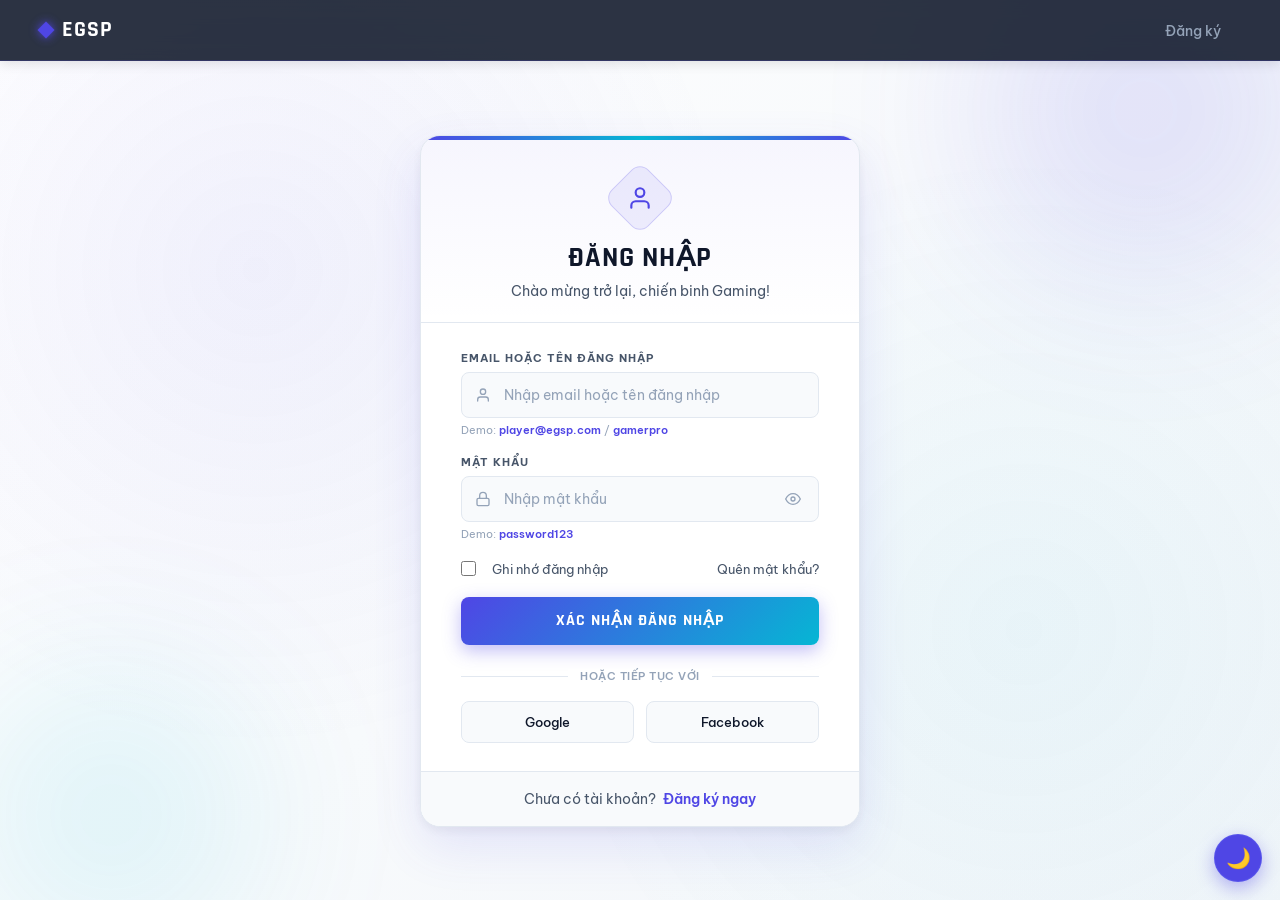
<file: login.html>
﻿<!DOCTYPE html>
<html lang="vi">
<head>
    <meta charset="UTF-8" />
    <meta name="viewport" content="width=device-width, initial-scale=1.0" />
    <title>Đăng nhập — EGSP Gaming Hub</title>
    <link rel="preconnect" href="https://fonts.googleapis.com" />
    <link href="https://fonts.googleapis.com/css2?family=Rajdhani:wght@500;600;700&family=Be+Vietnam+Pro:wght@300;400;500;600&display=swap" rel="stylesheet" />
    <link rel="stylesheet" href="css/Login.css" />
</head>
<body class="auth-page">

    <div class="glow-sphere glow-1"></div>
    <div class="glow-sphere glow-2"></div>

    <header class="header">
        <div class="nav-inner">
            <div class="nav-left">
                <a href="DoAnGame.html" class="logo">
                    <div class="logo-mark"></div>
                    <span>EGSP</span>
                </a>
            </div>
            <div class="nav-right">
                <a href="register.html" class="btn-ghost">Đăng ký</a>
            </div>
        </div>
    </header>

    <div class="auth-wrap">
        <div class="auth-card">

            <div class="auth-header">
                <div class="auth-icon">
                    <svg width="26" height="26" viewBox="0 0 24 24" fill="none" stroke="currentColor" stroke-width="2" stroke-linecap="round" stroke-linejoin="round"><path d="M20 21v-2a4 4 0 0 0-4-4H8a4 4 0 0 0-4 4v2" /><circle cx="12" cy="7" r="4" /></svg>
                </div>
                <h1 class="auth-title">ĐĂNG NHẬP</h1>
                <p class="auth-sub">Chào mừng trở lại, chiến binh Gaming!</p>
            </div>

            <div class="auth-body">
                <div class="field-group">
                    <label class="field-label">Email hoặc Tên đăng nhập</label>
                    <div class="field-wrap">
                        <svg class="field-icon" width="16" height="16" viewBox="0 0 24 24" fill="none" stroke="currentColor" stroke-width="2" stroke-linecap="round" stroke-linejoin="round"><path d="M20 21v-2a4 4 0 0 0-4-4H8a4 4 0 0 0-4 4v2" /><circle cx="12" cy="7" r="4" /></svg>
                        <input type="text" class="field-input" id="loginEmail" placeholder="Nhập email hoặc tên đăng nhập" required />
                    </div>
                    <p class="hint-text">Demo: <strong>player@egsp.com</strong> / <strong>gamerpro</strong></p>
                </div>

                <div class="field-group">
                    <label class="field-label">Mật khẩu</label>
                    <div class="field-wrap">
                        <svg class="field-icon" width="16" height="16" viewBox="0 0 24 24" fill="none" stroke="currentColor" stroke-width="2" stroke-linecap="round" stroke-linejoin="round"><rect x="3" y="11" width="18" height="11" rx="2" ry="2" /><path d="M7 11V7a5 5 0 0 1 10 0v4" /></svg>
                        <input type="password" class="field-input" id="loginPassword" placeholder="Nhập mật khẩu" required />
                        <button class="pw-toggle" type="button" aria-label="Ẩn hiện mật khẩu">
                            <svg class="eye-open" width="16" height="16" viewBox="0 0 24 24" fill="none" stroke="currentColor" stroke-width="2" stroke-linecap="round" stroke-linejoin="round"><path d="M1 12s4-8 11-8 11 8 11 8-4 8-11 8-11-8-11-8z" /><circle cx="12" cy="12" r="3" /></svg>
                            <svg class="eye-closed" width="16" height="16" viewBox="0 0 24 24" fill="none" stroke="currentColor" stroke-width="2" stroke-linecap="round" stroke-linejoin="round" style="display:none;"><path d="M17.94 17.94A10.07 10.07 0 0 1 12 20c-7 0-11-8-11-8a18.45 18.45 0 0 1 5.06-5.94M9.9 4.24A9.12 9.12 0 0 1 12 4c7 0 11 8 11 8a18.5 18.5 0 0 1-2.16 3.19m-6.72-1.07a3 3 0 1 1-4.24-4.24" /><line x1="1" y1="1" x2="23" y2="23" /></svg>
                        </button>
                    </div>
                    <p class="hint-text">Demo: <strong>password123</strong></p>
                </div>

                <div id="errorMsg" class="error-msg" style="display: none;"></div>

                <div class="field-row-between">
                    <label class="check-label">
                        <input type="checkbox" id="rememberMe" />
                        <span class="checkbox-custom"></span>
                        <span>Ghi nhớ đăng nhập</span>
                    </label>
                    <a href="#" class="link-forgot">Quên mật khẩu?</a>
                </div>

                <button class="btn-submit" id="loginBtn">XÁC NHẬN ĐĂNG NHẬP</button>

                <div class="auth-divider"><span>HOẶC TIẾP TỤC VỚI</span></div>

                <div class="social-login-row">
                    <button class="social-login-btn" type="button" onclick="quickLogin('google')">
                        <span>Google</span>
                    </button>
                    <button class="social-login-btn" type="button" onclick="quickLogin('facebook')">
                        <span>Facebook</span>
                    </button>
                </div>
            </div>

            <div class="auth-footer">
                Chưa có tài khoản? <a href="register.html">Đăng ký ngay</a>
            </div>

        </div>
    </div>

    <script src="js/theme.js"></script>
    <script src="js/auth.js"></script>
</body>
</html>
</file>
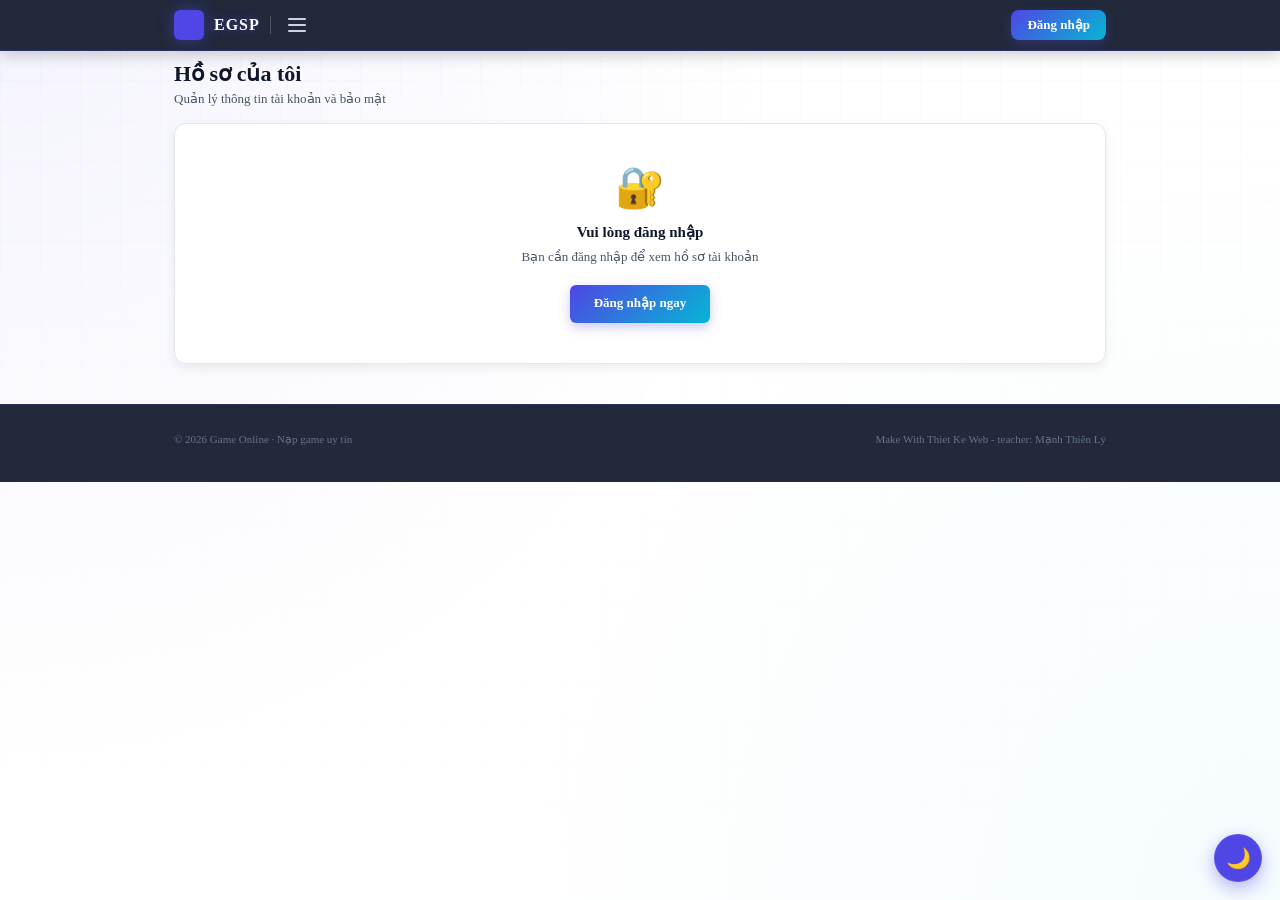
<file: profile.html>
﻿<!DOCTYPE html>
<html lang="vi">
<head>
    <meta charset="UTF-8" />
    <meta name="viewport" content="width=device-width, initial-scale=1.0" />
    <title>Hồ sơ của tôi — EGSP</title>
    <link rel="preconnect" href="https://fonts.googleapis.com" />
    <link href="https://fonts.googleapis.com/css2?family=Rajdhani:wght@500;600;700&family=Be+Vietnam+Pro:wght@300;400;500;600&display=swap" rel="stylesheet" />
    <link rel="stylesheet" href="css/DoAnGame.css" />
    <style>
        /* ===== Hồ sơ ===== */
        .pf-hero {
            display: flex;
            align-items: center;
            gap: 18px;
            flex-wrap: wrap;
            padding: 24px;
            border-radius: 16px;
            color: #fff;
            background: linear-gradient(135deg, var(--color-primary) 0%, var(--color-accent) 100%);
            box-shadow: var(--shadow-md);
            margin-top: 18px;
        }

        .pf-avatar {
            width: 72px;
            height: 72px;
            border-radius: 50%;
            background: rgba(255,255,255,.2);
            border: 2px solid rgba(255,255,255,.7);
            display: flex;
            align-items: center;
            justify-content: center;
            font-size: 30px;
            font-weight: 700;
            font-family: 'Rajdhani', sans-serif;
        }

        .pf-hero-info {
            flex: 1;
            min-width: 180px;
        }

        .pf-hero-name {
            font-family: 'Rajdhani', sans-serif;
            font-size: 26px;
            font-weight: 700;
        }

        .pf-hero-meta {
            font-size: 13px;
            opacity: .95;
            margin-top: 2px;
        }

        .pf-level-badge {
            display: inline-block;
            margin-top: 8px;
            padding: 3px 12px;
            border-radius: 20px;
            background: rgba(255,255,255,.2);
            border: 1px solid rgba(255,255,255,.5);
            font-size: 12px;
            font-weight: 700;
        }

        .pf-balance {
            text-align: right;
        }

        .pf-balance-num {
            font-family: 'Rajdhani', sans-serif;
            font-size: 26px;
            font-weight: 700;
        }

        .pf-balance-label {
            font-size: 12px;
            opacity: .9;
        }

        .pf-grid {
            display: grid;
            grid-template-columns: 1fr 1fr;
            gap: 16px;
        }

        @media (max-width: 720px) {
            .pf-grid {
                grid-template-columns: 1fr;
            }
        }

        .pf-field {
            margin-bottom: 14px;
        }

        .pf-readonly {
            padding: 10px 12px;
            border-radius: 8px;
            background: var(--bg-surface);
            border: 1px solid var(--border-normal);
            color: var(--text-secondary);
            font-size: 14px;
        }

        .pf-msg {
            font-size: 13px;
            margin-top: 8px;
            min-height: 18px;
            font-weight: 600;
        }

            .pf-msg.ok {
                color: var(--color-success);
            }

            .pf-msg.err {
                color: var(--color-error);
            }
    </style>
</head>
<body>

<header>
  <div class="nav-top">
    <div class="nav-left">
      <div class="logo-box"></div>
      <span class="logo-text">EGSP</span>
      <div class="nav-divider"></div>
      <div class="hamburger" id="hamburgerBtn"><span></span><span></span><span></span></div>
      <div class="dropdown" id="navDropdown">
        <div class="dd-section">
          <div class="dd-label">Trò chơi</div>
          <a class="dd-item" href="DoAnGame.html#lienquan">Liên Quân Mobile</a>
          <a class="dd-item" href="DoAnGame.html#freefire">Free Fire</a>
          <a class="dd-item" href="DoAnGame.html#fconline">FC Online VN</a>
          <a class="dd-item" href="DoAnGame.html#deltaforce">Delta Force</a>
        </div>
        <div class="dd-section">
          <div class="dd-label">Tài khoản</div>
          <a class="dd-item" id="ddLoginItem" href="login.html">Đăng nhập</a>
          <a class="dd-item" id="ddLogoutItem" href="javascript:logout()" style="display:none">Đăng xuất</a>
          <a class="dd-item" href="history.html">Lịch sử giao dịch</a>
        </div>
        <div class="dd-section">
          <div class="dd-label">Hỗ trợ</div>
          <a class="dd-item" href="topup-guide.html">Hướng dẫn nạp thẻ</a>
          <a class="dd-item" href="index.html">Trang chủ</a>
        </div>
      </div>
    </div>
    <div class="nav-right">
      <div class="avatar" id="userAvatar" title="Profile" style="display:none"></div>
      <div id="userMenu" class="user-menu">
        <div class="user-info">
          <div class="user-name" id="userName">Chiến Binh</div>
          <div class="user-level" id="userLevel">Lv. 0</div>
        </div>
        <hr>
        <a href="DoAnGame.html" class="menu-item">Nạp thẻ game</a>
        <a href="history.html" class="menu-item">Lịch sử nạp thẻ</a>
        <hr>
        <a href="javascript:logout()" class="menu-item logout">Đăng xuất</a>
      </div>
      <a href="login.html" class="btn-login" id="loginBtn">Đăng nhập</a>
    </div>
  </div>
</header>

<main class="container" style="padding-top:6px">

  <div class="page-heading">
    <h1 class="page-title">Hồ sơ của tôi</h1>
    <p class="page-sub">Quản lý thông tin tài khoản và bảo mật</p>
  </div>

  <!-- CHƯA ĐĂNG NHẬP -->
  <div id="notLoggedInState" style="display:none">
    <div class="card" style="text-align:center;padding:40px 20px;">
      <div style="font-size:40px;margin-bottom:12px;">🔐</div>
      <div style="font-size:15px;font-weight:700;color:var(--text-primary);margin-bottom:8px;">Vui lòng đăng nhập</div>
      <p style="font-size:13px;color:var(--text-secondary);margin-bottom:20px;">Bạn cần đăng nhập để xem hồ sơ tài khoản</p>
      <a href="login.html" class="btn-red" style="display:inline-block;text-decoration:none;padding:10px 24px;">Đăng nhập ngay</a>
    </div>
  </div>

  <!-- ĐÃ ĐĂNG NHẬP -->
  <div id="loggedInState" style="display:none">

    <!-- HERO -->
    <section class="pf-hero">
      <div class="pf-avatar" id="pfAvatar">U</div>
      <div class="pf-hero-info">
        <div class="pf-hero-name" id="pfName">—</div>
        <div class="pf-hero-meta" id="pfEmail">—</div>
        <span class="pf-level-badge" id="pfLevel">Lv. 0</span>
      </div>
      <div class="pf-balance">
        <div class="pf-balance-num" id="pfBalance">0 đ</div>
        <div class="pf-balance-label">Số dư ví</div>
      </div>
    </section>

    <!-- STATS -->
    <div class="stats-row" style="margin-top:16px">
      <div class="stat-card"><div class="stat-val" id="stTotal">0</div><div class="stat-label">Giao dịch</div></div>
      <div class="stat-card"><div class="stat-val accent" id="stAmount">0 đ</div><div class="stat-label">Tổng nạp</div></div>
      <div class="stat-card"><div class="stat-val" id="stSuccess" style="color:#22c55e">0</div><div class="stat-label">Thành công</div></div>
      <div class="stat-card"><div class="stat-val" id="stPack">0</div><div class="stat-label">Gói tháng</div></div>
    </div>

    <div class="pf-grid" style="margin-top:16px">

      <!-- THÔNG TIN -->
      <div class="card">
        <div class="card-title">Thông tin tài khoản</div>

        <div class="pf-field">
          <label class="field-label">Tên hiển thị</label>
          <div class="field-wrap">
            <input type="text" class="field-input" id="editName" placeholder="Tên hiển thị" />
          </div>
        </div>

        <div class="pf-field">
          <label class="field-label">Email</label>
          <div class="pf-readonly" id="roEmail">—</div>
        </div>

        <div class="pf-field">
          <label class="field-label">Tên đăng nhập</label>
          <div class="pf-readonly" id="roUsername">—</div>
        </div>

        <button class="btn-red" style="width:100%;height:40px;" onclick="saveProfile()">Lưu thay đổi</button>
        <div class="pf-msg" id="infoMsg"></div>
      </div>

      <!-- ĐỔI MẬT KHẨU -->
      <div class="card">
        <div class="card-title">Đổi mật khẩu</div>

        <div class="pf-field">
          <label class="field-label">Mật khẩu hiện tại</label>
          <div class="field-wrap"><input type="password" class="field-input" id="curPw" placeholder="Nhập mật khẩu hiện tại" /></div>
        </div>
        <div class="pf-field">
          <label class="field-label">Mật khẩu mới</label>
          <div class="field-wrap"><input type="password" class="field-input" id="newPw" placeholder="≥ 8 ký tự, có chữ hoa và số" /></div>
        </div>
        <div class="pf-field">
          <label class="field-label">Xác nhận mật khẩu mới</label>
          <div class="field-wrap"><input type="password" class="field-input" id="cfPw" placeholder="Nhập lại mật khẩu mới" /></div>
        </div>

        <button class="btn-red" style="width:100%;height:40px;" onclick="changePassword()">Cập nhật mật khẩu</button>
        <div class="pf-msg" id="pwMsg"></div>
      </div>

    </div>

  </div>

</main>

<footer>
  <div class="container">
    <div class="footer-bottom">
      <span>© 2026 Game Online · Nạp game uy tín</span>
      <span>Make With Thiet Ke Web - teacher: Mạnh Thiên Lý</span>
    </div>
  </div>
</footer>

<script src="js/theme.js"></script>
<script src="js/auth.js"></script>
<script src="js/historyData.js"></script>
<script>
// Thông báo nổi (logout() trong auth.js sẽ tự dùng hàm này nếu có)
function showNotification(message, type) {
  const colors = { success:'#22c55e', warning:'#f59e0b', error:'#ef4444', info:'#4f46e5' };
  const n = document.createElement('div');
  n.textContent = message;
  n.style.cssText = `position:fixed;top:72px;right:20px;max-width:320px;padding:14px 18px;
    background:${colors[type]||colors.info};color:#fff;border-radius:10px;
    box-shadow:0 8px 20px rgba(0,0,0,.2);z-index:4500;font-size:14px;font-weight:500;line-height:1.4;`;
  document.body.appendChild(n);
  setTimeout(() => n.remove(), 3000);
}

function setMsg(id, text, ok) {
  const el = document.getElementById(id);
  el.textContent = text;
  el.className = 'pf-msg ' + (ok ? 'ok' : 'err');
}

function getAccounts() { return JSON.parse(localStorage.getItem('gameAccounts') || '[]'); }
function findAccountIndex(accounts, user) {
  return accounts.findIndex(a => a.email === user.email || a.username === user.username);
}

document.addEventListener('DOMContentLoaded', function () {
  const user = getCurrentUser();
  const loggedIn = isUserLoggedIn();

  if (!user || !loggedIn) {
    document.getElementById('notLoggedInState').style.display = 'block';
    document.getElementById('loggedInState').style.display = 'none';
    document.getElementById('ddLoginItem').style.display = 'block';
    document.getElementById('ddLogoutItem').style.display = 'none';
    return;
  }

  document.getElementById('loggedInState').style.display = 'block';
  document.getElementById('notLoggedInState').style.display = 'none';

  // Header
  document.getElementById('loginBtn').style.display = 'none';
  const avatar = document.getElementById('userAvatar');
  const initial = (user.displayName || 'U').charAt(0).toUpperCase();
  avatar.style.display = 'flex';
  avatar.textContent = initial;
  document.getElementById('userName').textContent = user.displayName;
  document.getElementById('userLevel').textContent = 'Lv. ' + user.level;
  document.getElementById('ddLoginItem').style.display = 'none';
  document.getElementById('ddLogoutItem').style.display = 'block';

  // Hero
  document.getElementById('pfAvatar').textContent = initial;
  document.getElementById('pfName').textContent = user.displayName;
  document.getElementById('pfEmail').textContent = user.email;
  document.getElementById('pfLevel').textContent = 'Lv. ' + user.level;
  document.getElementById('pfBalance').textContent = (user.balance || 0).toLocaleString('vi-VN') + ' đ';

  // Form info
  document.getElementById('editName').value = user.displayName || '';
  document.getElementById('roEmail').textContent = user.email || '—';
  document.getElementById('roUsername').textContent = user.username || '—';

  // Thống kê từ lịch sử
  const tx = getTransactionHistory(user.email) || [];
  const success = tx.filter(t => t.status === 'Thành công');
  const totalAmount = success.reduce((s, t) => s + parseInt((t.amount || '').replace(/[^\d]/g, '') || '0'), 0);
  const packs = tx.filter(t => t.type === 'package').length;
  document.getElementById('stTotal').textContent = tx.length;
  document.getElementById('stAmount').textContent = totalAmount.toLocaleString('vi-VN') + ' đ';
  document.getElementById('stSuccess').textContent = success.length;
  document.getElementById('stPack').textContent = packs;

  // Menu avatar
  const menu = document.getElementById('userMenu');
  avatar.addEventListener('click', e => {
    e.stopPropagation();
    const open = menu.style.display === 'block';
    menu.style.display = open ? 'none' : 'block';
    menu.style.opacity = open ? '0' : '1';
    menu.style.visibility = open ? 'hidden' : 'visible';
    if (!open) {
      const r = avatar.getBoundingClientRect();
      menu.style.top = (r.bottom + 8) + 'px';
      menu.style.right = (window.innerWidth - r.right) + 'px';
    }
  });
  document.addEventListener('click', e => {
    if (!menu.contains(e.target) && !avatar.contains(e.target)) {
      menu.style.display = 'none'; menu.style.opacity = '0'; menu.style.visibility = 'hidden';
    }
  });

  // Hamburger
  const hbtn = document.getElementById('hamburgerBtn');
  const navLeft = document.querySelector('.nav-left');
  hbtn.addEventListener('click', e => { e.stopPropagation(); navLeft.classList.toggle('menu-open'); });
  document.addEventListener('click', e => { if (!navLeft.contains(e.target)) navLeft.classList.remove('menu-open'); });
});

function saveProfile() {
  const name = document.getElementById('editName').value.trim();
  if (name.length < 2) { setMsg('infoMsg', 'Tên hiển thị phải có ít nhất 2 ký tự', false); return; }

  const user = getCurrentUser();
  const accounts = getAccounts();
  const idx = findAccountIndex(accounts, user);
  if (idx >= 0) {
    accounts[idx].displayName = name;
    localStorage.setItem('gameAccounts', JSON.stringify(accounts));
  }
  user.displayName = name;
  localStorage.setItem('currentUser', JSON.stringify(user));

  // Cập nhật lại giao diện
  const initial = name.charAt(0).toUpperCase();
  document.getElementById('userName').textContent = name;
  document.getElementById('userAvatar').textContent = initial;
  document.getElementById('pfName').textContent = name;
  document.getElementById('pfAvatar').textContent = initial;

  setMsg('infoMsg', '✓ Đã lưu thông tin', true);
  showNotification('Cập nhật hồ sơ thành công', 'success');
}

function changePassword() {
  const cur = document.getElementById('curPw').value;
  const np = document.getElementById('newPw').value;
  const cf = document.getElementById('cfPw').value;

  if (!cur || !np || !cf) { setMsg('pwMsg', 'Vui lòng nhập đầy đủ các trường', false); return; }

  const user = getCurrentUser();
  const accounts = getAccounts();
  const idx = findAccountIndex(accounts, user);
  if (idx < 0) { setMsg('pwMsg', 'Không tìm thấy tài khoản trong hệ thống', false); return; }
  if (accounts[idx].password !== cur) { setMsg('pwMsg', 'Mật khẩu hiện tại không đúng', false); return; }
  if (np.length < 8 || !/[A-Z]/.test(np) || !/[0-9]/.test(np)) {
    setMsg('pwMsg', 'Mật khẩu mới cần ≥ 8 ký tự, có chữ hoa và số', false); return;
  }
  if (np !== cf) { setMsg('pwMsg', 'Xác nhận mật khẩu không khớp', false); return; }
  if (np === cur) { setMsg('pwMsg', 'Mật khẩu mới phải khác mật khẩu cũ', false); return; }

  accounts[idx].password = np;
  localStorage.setItem('gameAccounts', JSON.stringify(accounts));

  document.getElementById('curPw').value = '';
  document.getElementById('newPw').value = '';
  document.getElementById('cfPw').value = '';

  setMsg('pwMsg', '✓ Đổi mật khẩu thành công', true);
  showNotification('Đổi mật khẩu thành công', 'success');
}
</script>
</body>
</html>
</file>
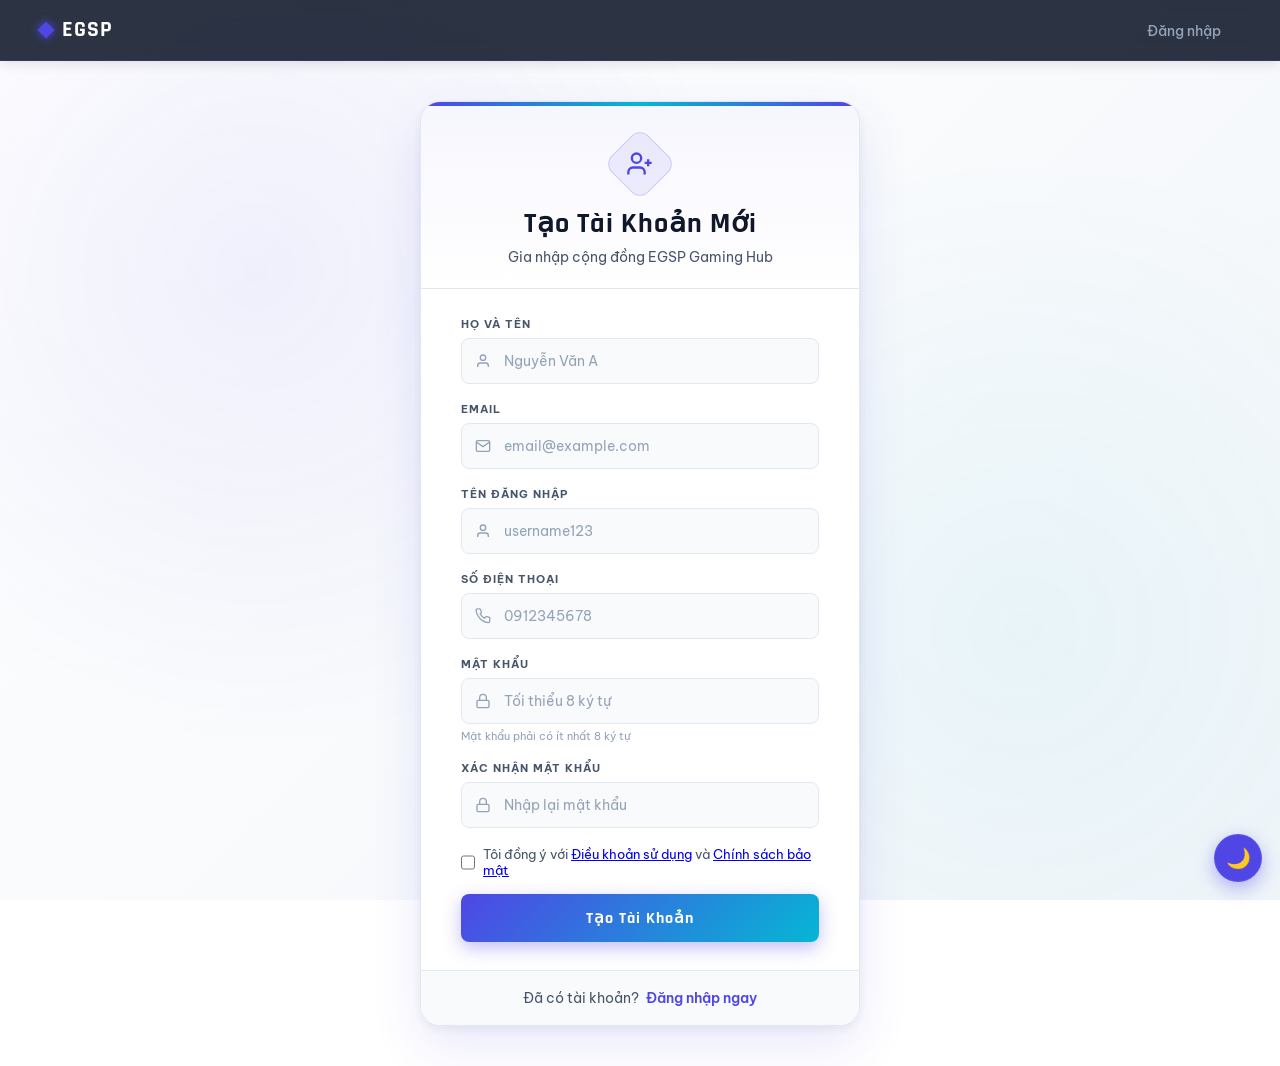
<file: register.html>
﻿<!DOCTYPE html>
<html lang="vi">
<head>
  <meta charset="UTF-8" />
  <meta name="viewport" content="width=device-width, initial-scale=1.0" />
  <title>Đăng ký — EGSP Gaming Hub</title>
  <link rel="preconnect" href="https://fonts.googleapis.com" />
  <link href="https://fonts.googleapis.com/css2?family=Rajdhani:wght@500;600;700&family=Be+Vietnam+Pro:wght@300;400;500;600&display=swap" rel="stylesheet" />
  <link rel="stylesheet" href="css/Login.css" />
  <style>
    :root {
      --primary-color: #4f46e5;
      --accent-light: #06b6d4;
      --bg-card: #f8fafc;
      --text-dark: #0f172a;
    }
  </style>
</head>
<body class="auth-page">

<header class="header">
  <div class="nav-inner">
    <div class="nav-left">
      <a href="index.html" class="logo">
        <div class="logo-mark"></div>
        <span>EGSP</span>
      </a>
    </div>
    <div class="nav-right">
      <a href="../DoAn/login.html" class="btn-ghost">Đăng nhập</a>
    </div>
  </div>
</header>

<div class="auth-wrap">
  <div class="auth-card">

    <div class="auth-header">
      <div class="auth-icon">
        <svg width="28" height="28" viewBox="0 0 24 24" fill="none" stroke="currentColor" stroke-width="2"><path d="M16 21v-2a4 4 0 0 0-4-4H6a4 4 0 0 0-4 4v2"/><circle cx="9" cy="7" r="4"/><line x1="19" y1="8" x2="19" y2="14"/><line x1="22" y1="11" x2="16" y2="11"/></svg>
      </div>
      <h1 class="auth-title">Tạo Tài Khoản Mới</h1>
      <p class="auth-sub">Gia nhập cộng đồng EGSP Gaming Hub</p>
    </div>

    <div class="auth-body">

      <div class="field-group">
        <label class="field-label">Họ và Tên</label>
        <div class="field-wrap">
          <svg class="field-icon" width="16" height="16" viewBox="0 0 24 24" fill="none" stroke="currentColor" stroke-width="2"><path d="M20 21v-2a4 4 0 0 0-4-4H8a4 4 0 0 0-4 4v2"/><circle cx="12" cy="7" r="4"/></svg>
          <input type="text" class="field-input" id="regFullName" placeholder="Nguyễn Văn A" required />
        </div>
      </div>

      <div class="field-group">
        <label class="field-label">Email</label>
        <div class="field-wrap">
          <svg class="field-icon" width="16" height="16" viewBox="0 0 24 24" fill="none" stroke="currentColor" stroke-width="2"><path d="M4 4h16c1.1 0 2 .9 2 2v12c0 1.1-.9 2-2 2H4c-1.1 0-2-.9-2-2V6c0-1.1.9-2 2-2z"/><polyline points="22,6 12,13 2,6"/></svg>
          <input type="email" class="field-input" id="regEmail" placeholder="email@example.com" required />
        </div>
      </div>

      <div class="field-group">
        <label class="field-label">Tên Đăng Nhập</label>
        <div class="field-wrap">
          <svg class="field-icon" width="16" height="16" viewBox="0 0 24 24" fill="none" stroke="currentColor" stroke-width="2"><path d="M20 21v-2a4 4 0 0 0-4-4H8a4 4 0 0 0-4 4v2"/><circle cx="12" cy="7" r="4"/></svg>
          <input type="text" class="field-input" id="regUsername" placeholder="username123" required />
        </div>
      </div>

      <div class="field-group">
        <label class="field-label">Số Điện Thoại</label>
        <div class="field-wrap">
          <svg class="field-icon" width="16" height="16" viewBox="0 0 24 24" fill="none" stroke="currentColor" stroke-width="2"><path d="M22 16.92v3a2 2 0 0 1-2.18 2 19.79 19.79 0 0 1-8.63-3.07A19.5 19.5 0 0 1 4.69 12 19.79 19.79 0 0 1 1.61 3.41 2 2 0 0 1 3.6 1.22h3a2 2 0 0 1 2 1.72 12.84 12.84 0 0 0 .7 2.81 2 2 0 0 1-.45 2.11L7.91 8.94a16 16 0 0 0 6.29 6.29l1.8-1.8a2 2 0 0 1 2.11-.45 12.84 12.84 0 0 0 2.81.7A2 2 0 0 1 22 16.92z"/></svg>
          <input type="tel" class="field-input" id="regPhone" placeholder="0912345678" required />
        </div>
      </div>

      <div class="field-group">
        <label class="field-label">Mật Khẩu</label>
        <div class="field-wrap">
          <svg class="field-icon" width="16" height="16" viewBox="0 0 24 24" fill="none" stroke="currentColor" stroke-width="2"><rect x="3" y="11" width="18" height="11" rx="2"/><path d="M7 11V7a5 5 0 0 1 10 0v4"/></svg>
          <input type="password" class="field-input" id="regPassword" placeholder="Tối thiểu 8 ký tự" required />
        </div>
        <p class="hint-text">Mật khẩu phải có ít nhất 8 ký tự</p>
      </div>

      <div class="field-group">
        <label class="field-label">Xác Nhận Mật Khẩu</label>
        <div class="field-wrap">
          <svg class="field-icon" width="16" height="16" viewBox="0 0 24 24" fill="none" stroke="currentColor" stroke-width="2"><rect x="3" y="11" width="18" height="11" rx="2"/><path d="M7 11V7a5 5 0 0 1 10 0v4"/></svg>
          <input type="password" class="field-input" id="regConfirmPassword" placeholder="Nhập lại mật khẩu" required />
        </div>
      </div>

      <div id="regErrorMsg" class="error-msg" style="display: none;"></div>

      <label class="check-label" style="margin-bottom:16px">
        <input type="checkbox" id="regAgree" required />
        <span>Tôi đồng ý với <a href="#">Điều khoản sử dụng</a> và <a href="#">Chính sách bảo mật</a></span>
      </label>

      <button class="btn-submit" id="regBtn" onclick="handleRegister()">Tạo Tài Khoản</button>

    </div>

    <div class="auth-footer">
      Đã có tài khoản? <a href="login.html">Đăng nhập ngay</a>
    </div>

  </div>
</div>

<script src="js/theme.js"></script>
<script src="js/register.js"></script>
</body>
</html>
</file>
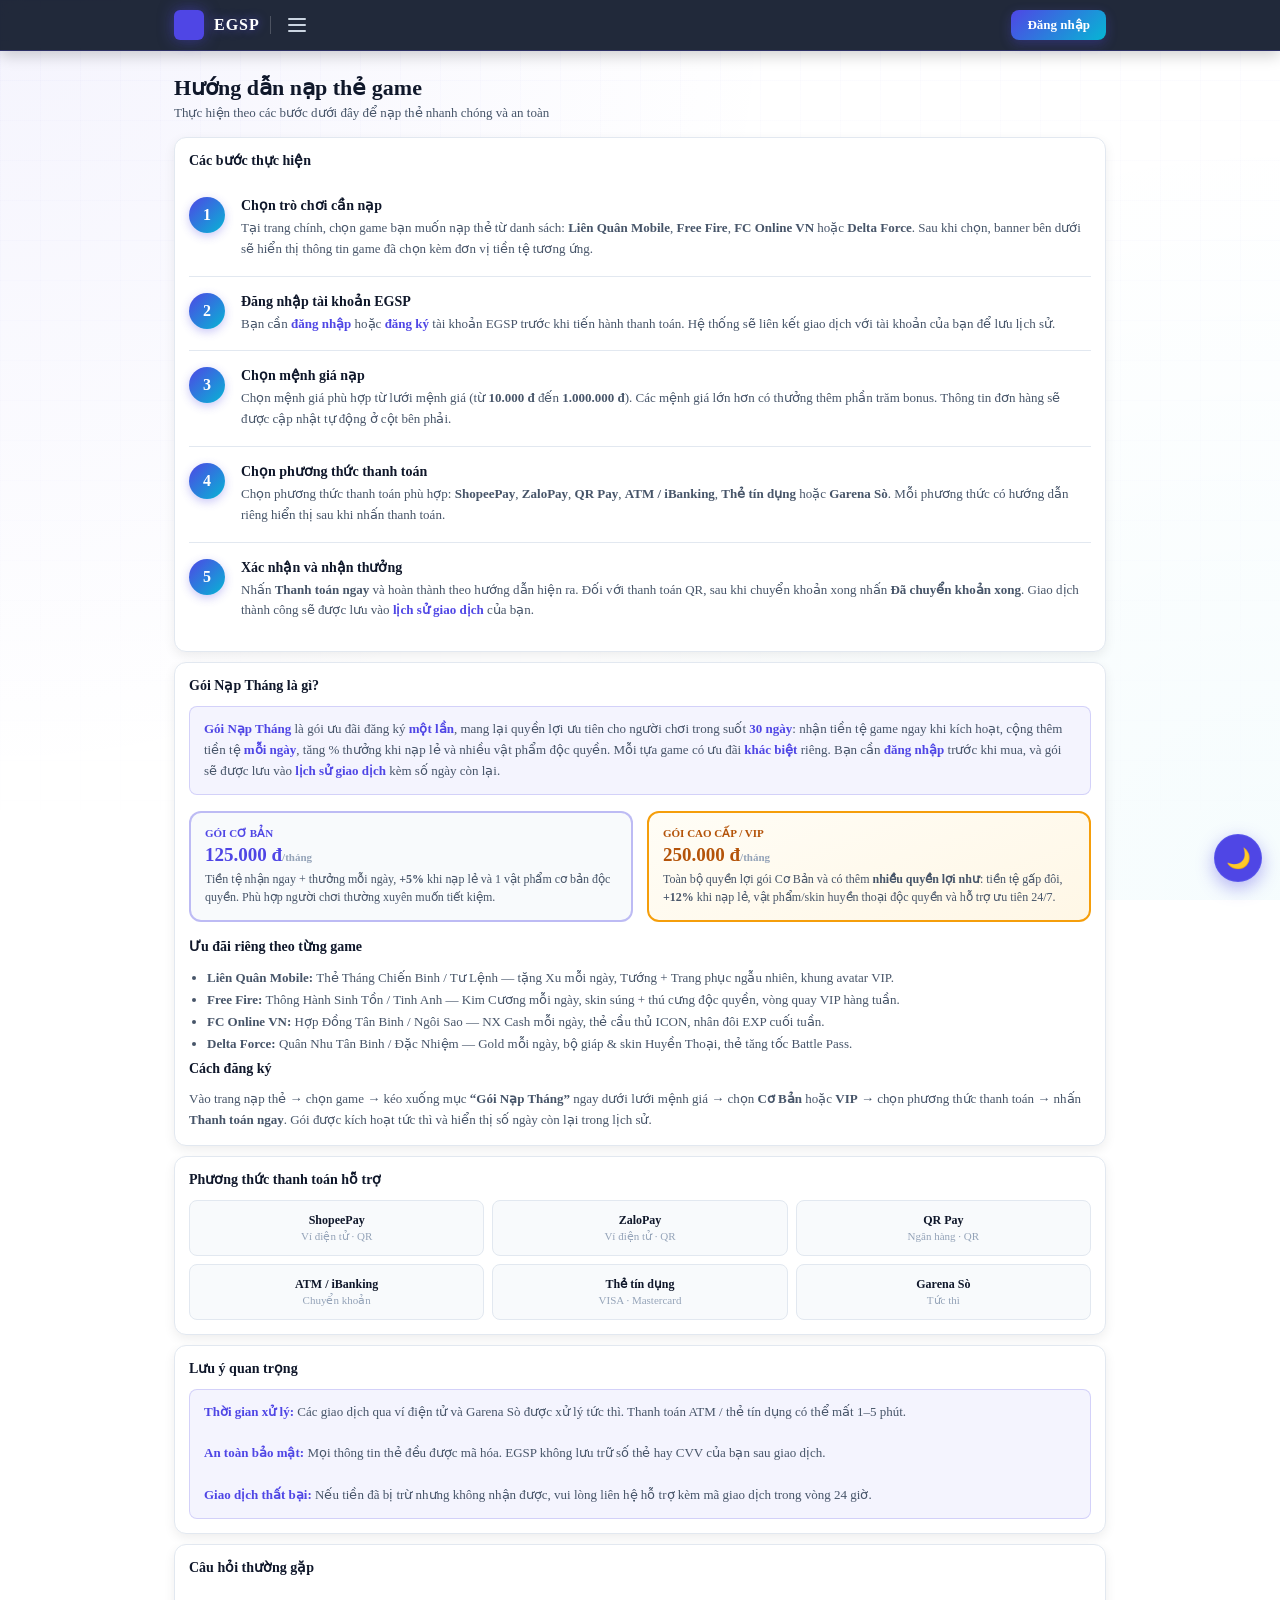
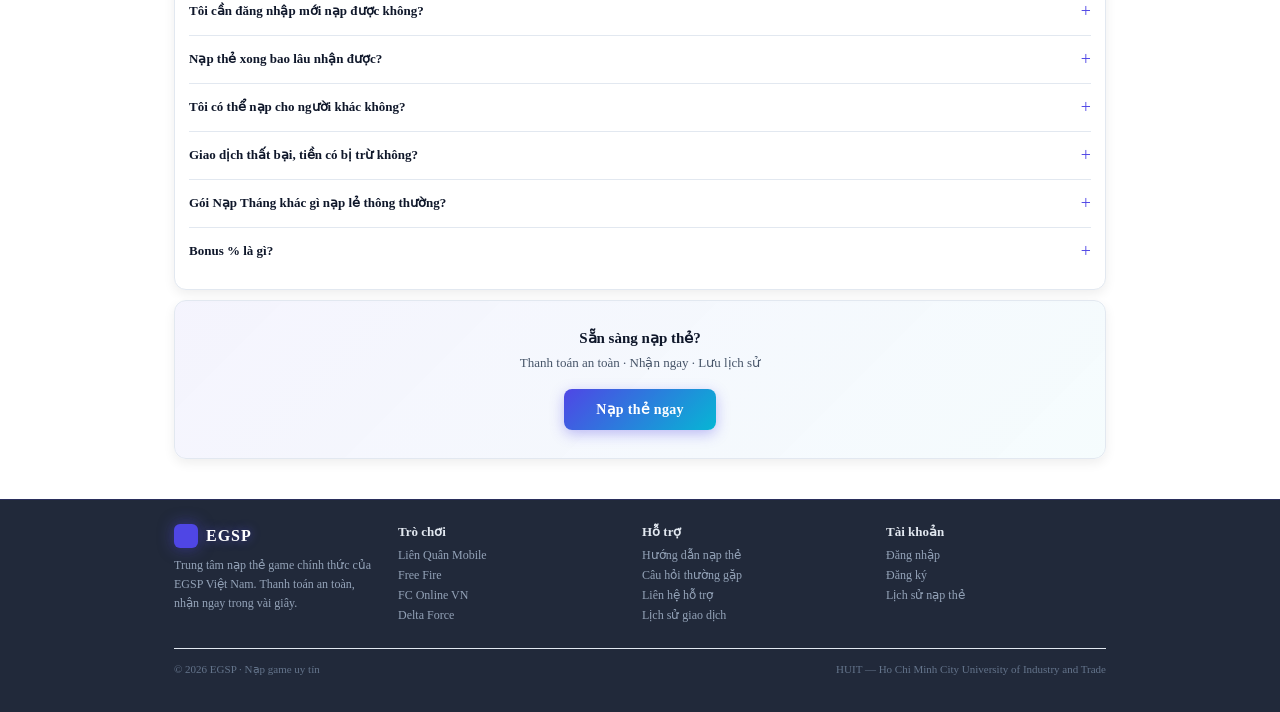
<file: topup-guide.html>
﻿<!DOCTYPE html>
<html lang="vi">
<head>
  <meta charset="UTF-8" />
  <meta name="viewport" content="width=device-width, initial-scale=1.0" />
  <title>Hướng dẫn nạp thẻ — EGSP</title>
  <link rel="preconnect" href="https://fonts.googleapis.com" />
  <link href="https://fonts.googleapis.com/css2?family=Rajdhani:wght@500;600;700&family=Be+Vietnam+Pro:wght@300;400;500;600&display=swap" rel="stylesheet" />
  <link rel="stylesheet" href="css/DoAnGame.css" />
</head>
<body>

<header>
  <div class="nav-top">
    <div class="nav-left">
      <div class="logo-box"></div>
      <span class="logo-text">EGSP</span>
      <div class="nav-divider"></div>
      <div class="hamburger" id="hamburgerBtn">
        <span></span><span></span><span></span>
      </div>
      <div class="dropdown" id="navDropdown">
        <div class="dd-section">
          <div class="dd-label">Trò chơi</div>
          <a class="dd-item" href="DoAnGame.html#lienquan">Liên Quân Mobile</a>
          <a class="dd-item" href="DoAnGame.html#freefire">Free Fire</a>
          <a class="dd-item" href="DoAnGame.html#fconline">FC Online VN</a>
          <a class="dd-item" href="DoAnGame.html#deltaforce">Delta Force</a>
        </div>
        <div class="dd-section">
          <div class="dd-label">Tài khoản</div>
          <a class="dd-item" id="ddLoginItem" href="login.html">Đăng nhập</a>
          <a class="dd-item" id="ddLogoutItem" href="javascript:doLogout()" style="display:none">Đăng xuất</a>
          <a class="dd-item" href="history.html">Lịch sử giao dịch</a>
        </div>
        <div class="dd-section">
          <div class="dd-label">Hỗ trợ</div>
          <a class="dd-item" href="topup-guide.html">Hướng dẫn nạp thẻ</a>
          <a class="dd-item" href="#">Liên hệ hỗ trợ</a>
        </div>
      </div>
    </div>
    <div class="nav-right">
      <div class="avatar" id="userAvatar" title="Profile" style="display:none"></div>
      <div id="userMenu" class="user-menu">
        <div class="user-info">
          <div class="user-name" id="userName">Chiến Binh</div>
          <div class="user-level" id="userLevel">Lv. 0</div>
        </div>
        <hr>
        <a href="profile.html" class="menu-item">Hồ sơ của tôi</a>
        <a href="DoAnGame.html" class="menu-item">Nạp thẻ game</a>
        <a href="history.html" class="menu-item">Lịch sử nạp thẻ</a>
        <a href="topup-guide.html" class="menu-item">Hướng dẫn nạp thẻ</a>
        <hr>
        <a href="javascript:doLogout()" class="menu-item logout">Đăng xuất</a>
      </div>
      <a href="login.html" class="btn-login" id="loginBtn">Đăng nhập</a>
    </div>
  </div>
</header>

<div class="container" style="padding-top:20px">

  <!-- Page heading -->
  <div class="page-heading">
    <h1 class="page-title">Hướng dẫn nạp thẻ game</h1>
    <p class="page-sub">Thực hiện theo các bước dưới đây để nạp thẻ nhanh chóng và an toàn</p>
  </div>

  <!-- Steps -->
  <div class="card">
    <div class="card-title">Các bước thực hiện</div>
    <div class="guide-steps">
      <div class="guide-step">
        <div class="step-num">1</div>
        <div class="step-body">
          <div class="step-title">Chọn trò chơi cần nạp</div>
          <div class="step-desc">
            Tại trang chính, chọn game bạn muốn nạp thẻ từ danh sách: <strong>Liên Quân Mobile</strong>, <strong>Free Fire</strong>, <strong>FC Online VN</strong> hoặc <strong>Delta Force</strong>. Sau khi chọn, banner bên dưới sẽ hiển thị thông tin game đã chọn kèm đơn vị tiền tệ tương ứng.
          </div>
        </div>
      </div>
      <div class="guide-step">
        <div class="step-num">2</div>
        <div class="step-body">
          <div class="step-title">Đăng nhập tài khoản EGSP</div>
          <div class="step-desc">
            Bạn cần <a href="login.html" style="color:var(--color-primary);font-weight:600;">đăng nhập</a> hoặc <a href="register.html" style="color:var(--color-primary);font-weight:600;">đăng ký</a> tài khoản EGSP trước khi tiến hành thanh toán. Hệ thống sẽ liên kết giao dịch với tài khoản của bạn để lưu lịch sử.
          </div>
        </div>
      </div>
      <div class="guide-step">
        <div class="step-num">3</div>
        <div class="step-body">
          <div class="step-title">Chọn mệnh giá nạp</div>
          <div class="step-desc">
            Chọn mệnh giá phù hợp từ lưới mệnh giá (từ <strong>10.000 đ</strong> đến <strong>1.000.000 đ</strong>). Các mệnh giá lớn hơn có thưởng thêm phần trăm bonus. Thông tin đơn hàng sẽ được cập nhật tự động ở cột bên phải.
          </div>
        </div>
      </div>
      <div class="guide-step">
        <div class="step-num">4</div>
        <div class="step-body">
          <div class="step-title">Chọn phương thức thanh toán</div>
          <div class="step-desc">
            Chọn phương thức thanh toán phù hợp: <strong>ShopeePay</strong>, <strong>ZaloPay</strong>, <strong>QR Pay</strong>, <strong>ATM / iBanking</strong>, <strong>Thẻ tín dụng</strong> hoặc <strong>Garena Sò</strong>. Mỗi phương thức có hướng dẫn riêng hiển thị sau khi nhấn thanh toán.
          </div>
        </div>
      </div>
      <div class="guide-step">
        <div class="step-num">5</div>
        <div class="step-body">
          <div class="step-title">Xác nhận và nhận thưởng</div>
          <div class="step-desc">
            Nhấn <strong>Thanh toán ngay</strong> và hoàn thành theo hướng dẫn hiện ra. Đối với thanh toán QR, sau khi chuyển khoản xong nhấn <strong>Đã chuyển khoản xong</strong>. Giao dịch thành công sẽ được lưu vào <a href="history.html" style="color:var(--color-primary);font-weight:600;">lịch sử giao dịch</a> của bạn.
          </div>
        </div>
      </div>
    </div>
  </div>

  <!-- Gói Nạp Tháng -->
  <div class="card" id="monthly">
    <div class="card-title">Gói Nạp Tháng là gì?</div>
    <div class="alert-info" style="margin-bottom:16px;">
      <strong>Gói Nạp Tháng</strong> là gói ưu đãi đăng ký <strong>một lần</strong>, mang lại quyền lợi ưu tiên cho người chơi trong suốt <strong>30 ngày</strong>: nhận tiền tệ game ngay khi kích hoạt, cộng thêm tiền tệ <strong>mỗi ngày</strong>, tăng % thưởng khi nạp lẻ và nhiều vật phẩm độc quyền. Mỗi tựa game có ưu đãi <strong>khác biệt</strong> riêng. Bạn cần <a href="login.html" style="color:var(--color-primary);font-weight:600;">đăng nhập</a> trước khi mua, và gói sẽ được lưu vào <a href="history.html" style="color:var(--color-primary);font-weight:600;">lịch sử giao dịch</a> kèm số ngày còn lại.
    </div>

    <div class="guide-monthly-grid" style="display:grid;grid-template-columns:repeat(auto-fit,minmax(240px,1fr));gap:14px;margin-bottom:16px;">
      <div style="border:2px solid rgba(79,70,229,0.35);border-radius:12px;padding:14px;background:var(--bg-surface);">
        <div style="font-size:11px;font-weight:700;text-transform:uppercase;color:var(--color-primary);">Gói Cơ Bản</div>
        <div style="font-size:19px;font-weight:800;color:var(--color-primary);margin:4px 0;">125.000 đ<span style="font-size:11px;color:var(--text-muted);font-weight:600;">/tháng</span></div>
        <p style="font-size:12px;color:var(--text-secondary);line-height:1.5;margin:0;">Tiền tệ nhận ngay + thưởng mỗi ngày, <strong>+5%</strong> khi nạp lẻ và 1 vật phẩm cơ bản độc quyền. Phù hợp người chơi thường xuyên muốn tiết kiệm.</p>
      </div>
      <div style="border:2px solid #f59e0b;border-radius:12px;padding:14px;background:linear-gradient(160deg,#fffdf6 0%,#fff7e6 100%);">
        <div style="font-size:11px;font-weight:700;text-transform:uppercase;color:#b45309;">Gói Cao Cấp / VIP</div>
        <div style="font-size:19px;font-weight:800;color:#b45309;margin:4px 0;">250.000 đ<span style="font-size:11px;color:var(--text-muted);font-weight:600;">/tháng</span></div>
        <p style="font-size:12px;color:var(--text-secondary);line-height:1.5;margin:0;">Toàn bộ quyền lợi gói Cơ Bản và có thêm <strong>nhiều quyền lợi như</strong>: tiền tệ gấp đôi, <strong>+12%</strong> khi nạp lẻ, vật phẩm/skin huyền thoại độc quyền và hỗ trợ ưu tiên 24/7.</p>
      </div>
    </div>

    <div class="card-title" style="font-size:14px;">Ưu đãi riêng theo từng game</div>
    <div class="step-desc" style="margin-bottom:6px;">
      <ul style="margin:0;padding-left:18px;line-height:1.7;">
        <li><strong>Liên Quân Mobile:</strong> Thẻ Tháng Chiến Binh / Tư Lệnh — tặng Xu mỗi ngày, Tướng + Trang phục ngẫu nhiên, khung avatar VIP.</li>
        <li><strong>Free Fire:</strong> Thông Hành Sinh Tồn / Tinh Anh — Kim Cương mỗi ngày, skin súng + thú cưng độc quyền, vòng quay VIP hàng tuần.</li>
        <li><strong>FC Online VN:</strong> Hợp Đồng Tân Binh / Ngôi Sao — NX Cash mỗi ngày, thẻ cầu thủ ICON, nhân đôi EXP cuối tuần.</li>
        <li><strong>Delta Force:</strong> Quân Nhu Tân Binh / Đặc Nhiệm — Gold mỗi ngày, bộ giáp & skin Huyền Thoại, thẻ tăng tốc Battle Pass.</li>
      </ul>
    </div>

    <div class="card-title" style="font-size:14px;">Cách đăng ký</div>
    <div class="step-desc">
      Vào trang nạp thẻ → chọn game → kéo xuống mục <strong>“Gói Nạp Tháng”</strong> ngay dưới lưới mệnh giá → chọn <strong>Cơ Bản</strong> hoặc <strong>VIP</strong> → chọn phương thức thanh toán → nhấn <strong>Thanh toán ngay</strong>. Gói được kích hoạt tức thì và hiển thị số ngày còn lại trong lịch sử.
    </div>
  </div>

  <!-- Payment methods -->
  <div class="card">
    <div class="card-title">Phương thức thanh toán hỗ trợ</div>
    <div class="pay-method-grid">
      <div class="pay-method-item">
        <div class="pay-method-name">ShopeePay</div>
        <div class="pay-method-note">Ví điện tử · QR</div>
      </div>
      <div class="pay-method-item">
        <div class="pay-method-name">ZaloPay</div>
        <div class="pay-method-note">Ví điện tử · QR</div>
      </div>
      <div class="pay-method-item">
        <div class="pay-method-name">QR Pay</div>
        <div class="pay-method-note">Ngân hàng · QR</div>
      </div>
      <div class="pay-method-item">
        <div class="pay-method-name">ATM / iBanking</div>
        <div class="pay-method-note">Chuyển khoản</div>
      </div>
      <div class="pay-method-item">
        <div class="pay-method-name">Thẻ tín dụng</div>
        <div class="pay-method-note">VISA · Mastercard</div>
      </div>
      <div class="pay-method-item">
        <div class="pay-method-name">Garena Sò</div>
        <div class="pay-method-note">Tức thì</div>
      </div>
    </div>
  </div>

  <!-- Note -->
  <div class="card">
    <div class="card-title">Lưu ý quan trọng</div>
    <div class="alert-info">
      <strong>Thời gian xử lý:</strong> Các giao dịch qua ví điện tử và Garena Sò được xử lý tức thì. Thanh toán ATM / thẻ tín dụng có thể mất 1–5 phút.<br><br>
      <strong>An toàn bảo mật:</strong> Mọi thông tin thẻ đều được mã hóa. EGSP không lưu trữ số thẻ hay CVV của bạn sau giao dịch.<br><br>
      <strong>Giao dịch thất bại:</strong> Nếu tiền đã bị trừ nhưng không nhận được, vui lòng liên hệ hỗ trợ kèm mã giao dịch trong vòng 24 giờ.
    </div>
  </div>

  <!-- FAQ -->
  <div class="card" id="faq">
    <div class="card-title">Câu hỏi thường gặp</div>
    <div class="faq-list">
      <div class="faq-item">
        <div class="faq-question" onclick="toggleFaq(this)">Tôi cần đăng nhập mới nạp được không?</div>
        <div class="faq-answer">Có, bạn cần có tài khoản EGSP để thực hiện giao dịch. Việc đăng nhập giúp hệ thống lưu lịch sử và liên kết giao dịch với tài khoản game của bạn. Đăng ký miễn phí tại trang <a href="register.html" style="color:var(--color-primary);">Đăng ký</a>.</div>
      </div>
      <div class="faq-item">
        <div class="faq-question" onclick="toggleFaq(this)">Nạp thẻ xong bao lâu nhận được?</div>
        <div class="faq-answer">Đối với thanh toán qua ShopeePay, ZaloPay, Garena Sò: nhận ngay lập tức. Đối với ATM, iBanking, thẻ tín dụng: trong vòng 1–5 phút. Nếu sau 30 phút chưa nhận được, vui lòng liên hệ bộ phận hỗ trợ.</div>
      </div>
      <div class="faq-item">
        <div class="faq-question" onclick="toggleFaq(this)">Tôi có thể nạp cho người khác không?</div>
        <div class="faq-answer">Hiện tại hệ thống chỉ hỗ trợ nạp vào tài khoản đang đăng nhập. Tính năng nạp hộ đang được phát triển và sẽ ra mắt sớm.</div>
      </div>
      <div class="faq-item">
        <div class="faq-question" onclick="toggleFaq(this)">Giao dịch thất bại, tiền có bị trừ không?</div>
        <div class="faq-answer">Nếu giao dịch thất bại do lỗi hệ thống, số tiền sẽ được hoàn lại trong 24–72 giờ làm việc. Nếu bạn không nhận được tiền hoàn, vui lòng liên hệ hỗ trợ với mã giao dịch trong <a href="history.html" style="color:var(--color-primary);">lịch sử giao dịch</a>.</div>
      </div>
      <div class="faq-item">
        <div class="faq-question" onclick="toggleFaq(this)">Gói Nạp Tháng khác gì nạp lẻ thông thường?</div>
        <div class="faq-answer">Nạp lẻ là nạp một lần nhận tiền tệ một lần. <strong>Gói Nạp Tháng</strong> đăng ký một lần nhưng cho quyền lợi kéo dài <strong>30 ngày</strong>: nhận tiền tệ mỗi ngày, tăng % thưởng khi nạp lẻ và vật phẩm độc quyền theo từng game. Có 2 mức: Cơ Bản (125.000đ) và Cao Cấp/VIP (250.000đ) với ưu đãi nhiều hơn hẳn. Xem chi tiết tại mục <a href="topup-guide.html#monthly" style="color:var(--color-primary);">Gói Nạp Tháng</a>.</div>
      </div>
      <div class="faq-item">
        <div class="faq-question" onclick="toggleFaq(this)">Bonus % là gì?</div>
        <div class="faq-answer">Một số mệnh giá có thưởng thêm phần trăm (ví dụ +4,5%). Nghĩa là khi bạn nạp 1.000.000 đ, bạn sẽ nhận được nhiều hơn so với tổng cộng các mệnh giá nhỏ cộng lại. Đây là ưu đãi khuyến khích nạp mệnh giá lớn.</div>
      </div>
    </div>
  </div>

  <!-- CTA -->
  <div class="card" style="text-align:center;padding:28px 20px;background:linear-gradient(135deg,rgba(79,70,229,0.06) 0%,rgba(6,182,212,0.04) 100%);">
    <div style="font-size:15px;font-weight:700;color:var(--text-primary);margin-bottom:8px;">Sẵn sàng nạp thẻ?</div>
    <p style="font-size:13px;color:var(--text-secondary);margin-bottom:18px;">Thanh toán an toàn · Nhận ngay · Lưu lịch sử</p>
    <a href="DoAnGame.html" class="btn-pay" style="display:inline-block;width:auto;padding:12px 32px;text-decoration:none;">Nạp thẻ ngay</a>
  </div>

</div>

<footer>
  <div class="container">
    <div class="footer-top">
      <div class="footer-brand">
        <div class="footer-logo">
          <div class="logo-box small"></div>
          <span class="logo-text">EGSP</span>
        </div>
        <p>Trung tâm nạp thẻ game chính thức của EGSP Việt Nam. Thanh toán an toàn, nhận ngay trong vài giây.</p>
      </div>
      <div class="footer-col">
        <div class="footer-col-title">Trò chơi</div>
        <a href="DoAnGame.html#lienquan">Liên Quân Mobile</a>
        <a href="DoAnGame.html#freefire">Free Fire</a>
        <a href="DoAnGame.html#fconline">FC Online VN</a>
        <a href="DoAnGame.html#deltaforce">Delta Force</a>
      </div>
      <div class="footer-col">
        <div class="footer-col-title">Hỗ trợ</div>
        <a href="topup-guide.html">Hướng dẫn nạp thẻ</a>
        <a href="topup-guide.html#faq">Câu hỏi thường gặp</a>
        <a href="#">Liên hệ hỗ trợ</a>
        <a href="history.html">Lịch sử giao dịch</a>
      </div>
      <div class="footer-col">
        <div class="footer-col-title">Tài khoản</div>
        <a href="login.html">Đăng nhập</a>
        <a href="register.html">Đăng ký</a>
        <a href="history.html">Lịch sử nạp thẻ</a>
      </div>
    </div>
    <hr>
    <div class="footer-bottom">
      <span>© 2026 EGSP · Nạp game uy tín</span>
      <span>HUIT — Ho Chi Minh City University of Industry and Trade</span>
    </div>
  </div>
</footer>

<script src="js/theme.js"></script>
<script src="js/auth.js"></script>
<script>
document.addEventListener('DOMContentLoaded', function() {
    const user = getCurrentUser();
    const loggedIn = isUserLoggedIn();

    if (user && loggedIn) {
        document.getElementById('loginBtn').style.display = 'none';
        const avatar = document.getElementById('userAvatar');
        avatar.style.display = 'flex';
        avatar.textContent = user.displayName.charAt(0).toUpperCase();
        document.getElementById('userName').textContent = user.displayName;
        document.getElementById('userLevel').textContent = 'Lv. ' + user.level;
        document.getElementById('ddLoginItem').style.display = 'none';
        document.getElementById('ddLogoutItem').style.display = 'block';
    } else {
        document.getElementById('ddLoginItem').style.display = 'block';
        document.getElementById('ddLogoutItem').style.display = 'none';
    }

    // Avatar menu
    const avatar = document.getElementById('userAvatar');
    const menu = document.getElementById('userMenu');
    if (avatar && menu) {
        avatar.addEventListener('click', e => {
            e.stopPropagation();
            const open = menu.style.display === 'block';
            menu.style.display = open ? 'none' : 'block';
            menu.style.opacity = open ? '0' : '1';
            menu.style.visibility = open ? 'hidden' : 'visible';
            if (!open) {
                const r = avatar.getBoundingClientRect();
                menu.style.top = (r.bottom + 8) + 'px';
                menu.style.right = (window.innerWidth - r.right) + 'px';
            }
        });
        document.addEventListener('click', e => {
            if (!menu.contains(e.target) && !avatar.contains(e.target)) {
                menu.style.display = 'none'; menu.style.opacity = '0'; menu.style.visibility = 'hidden';
            }
        });
    }

    // Hamburger
    const hbtn = document.getElementById('hamburgerBtn');
    const navLeft = document.querySelector('.nav-left');
    if (hbtn && navLeft) {
        hbtn.addEventListener('click', e => { e.stopPropagation(); navLeft.classList.toggle('menu-open'); });
        document.addEventListener('click', e => { if (!navLeft.contains(e.target)) navLeft.classList.remove('menu-open'); });
    }
});

function toggleFaq(el) {
    const item = el.closest('.faq-item');
    item.classList.toggle('open');
}

// doLogout()/logout() dùng chung từ auth.js
</script>
</body>
</html>
</file>
<file: css/DoAnGame.css>
* {
    box-sizing: border-box;
    margin: 0;
    padding: 0;
}

:root {
    --bg-main: #ffffff;
    --bg-surface: #f8fafc;
    --bg-input: #f1f5f9;
    --color-primary: #4f46e5;
    --color-accent: #06b6d4;
    --text-primary: #0f172a;
    --text-secondary: #475569;
    --text-muted: #94a3b8;
    --text-light: #ffffff;
    --border-normal: #e2e8f0;
    --border-focus: #4f46e5;
    --color-error: #ef4444;
    --color-success: #22c55e;
    --primary-glow: rgba(79, 70, 229, 0.15);
    --shadow-sm: 0 1px 3px rgba(0,0,0,0.07);
    --shadow-md: 0 4px 12px rgba(0,0,0,0.07);
    --shadow-lg: 0 8px 24px rgba(0,0,0,0.1);
    --border-dark: #e2e8f0;
}

body {
    background: linear-gradient(135deg, #ffffff 0%, #f8fafc 50%, #f1f5f9 100%);
    background-attachment: fixed;
    background-color: var(--bg-main);
    background-image:
        radial-gradient(circle at 0% 0%, rgba(79, 70, 229, 0.06) 0px, transparent 50%),
        radial-gradient(circle at 100% 100%, rgba(6, 182, 212, 0.04) 0px, transparent 50%);
    margin: auto;
    min-height: 100vh;
    color: var(--text-primary);
}

body::before {
    content: '';
    position: fixed;
    inset: 0;
    background-image:
        linear-gradient(rgba(79, 70, 229, 0.02) 1px, transparent 1px),
        linear-gradient(90deg, rgba(79, 70, 229, 0.02) 1px, transparent 1px);
    background-size: 40px 40px;
    -webkit-mask-image: linear-gradient(to bottom, black, transparent);
    mask-image: linear-gradient(to bottom, black, transparent);
    pointer-events: none;
    z-index: -1;
}

a {
    cursor: pointer;
}

.container {
    max-width: 960px;
    margin: 0 auto;
    padding: 0 14px 20px;
}

/* ===== HEADER ===== */
header {
    background: rgba(15, 23, 42, 0.92);
    backdrop-filter: blur(10px);
    border-bottom: 1px solid rgba(79, 70, 229, 0.25);
    position: sticky;
    top: 0;
    z-index: 100;
    box-shadow: 0 4px 15px rgba(0, 0, 0, 0.2);
}

.nav-top {
    max-width: 960px;
    margin: 0 auto;
    padding: 10px 14px;
    display: flex;
    align-items: center;
    justify-content: space-between;
}

.nav-left {
    display: flex;
    align-items: center;
    gap: 10px;
    position: relative;
}

.logo-box {
    width: 30px;
    height: 30px;
    border-radius: 6px;
    background: var(--color-primary);
    box-shadow: 0 0 15px rgba(79, 70, 229, 0.5);
}

    .logo-box.small {
        width: 24px;
        height: 24px;
    }

.logo-text {
    font-size: 16px;
    font-weight: bold;
    color: #fff;
    text-shadow: 0 0 10px rgba(79, 70, 229, 0.6);
    letter-spacing: 1px;
}

.nav-divider {
    width: 1px;
    height: 18px;
    background: rgba(255,255,255,0.2);
}

.nav-subtitle {
    font-size: 12px;
    color: #94a3b8;
}

/* Menu */
.hamburger {
    display: flex;
    flex-direction: column;
    gap: 4px;
    padding: 5px;
    margin-left: 2px;
}

    .hamburger span {
        display: block;
        width: 18px;
        height: 2px;
        background: #cbd5e1;
        border-radius: 2px;
    }

    .hamburger:hover span {
        background: #fff;
    }

.dropdown {
    display: none;
    position: absolute;
    top: calc(100% + 8px);
    left: 0;
    background: var(--bg-main);
    border: 1px solid var(--border-normal);
    border-radius: 8px;
    width: 210px;
    box-shadow: var(--shadow-lg);
    z-index: 200;
}

#navDropdown.dropdown {
    display: block;
    position: absolute;
    top: 100%;
    left: 0;
    opacity: 0;
    visibility: hidden;
    transform: translateY(15px);
    transition: all 0.3s ease-in-out;
    z-index: 999;
    min-width: 200px;
    background-color: #fff;
    box-shadow: var(--shadow-lg);
}

.nav-left:hover #navDropdown.dropdown {
    opacity: 1;
    visibility: visible;
    transform: translateY(0);
}

.dropdown.open {
    display: block;
}

.dd-section {
    padding: 6px 0;
    border-bottom: 1px solid #f1f5f9;
}

    .dd-section:last-child {
        border-bottom: none;
    }

.dd-label {
    font-size: 10px;
    color: var(--text-muted);
    text-transform: uppercase;
    letter-spacing: 0.5px;
    padding: 4px 14px 2px;
}

.dd-item {
    display: block;
    padding: 7px 14px;
    font-size: 13px;
    color: var(--text-secondary);
    text-decoration: none;
    cursor: pointer;
}

    .dd-item:hover {
        background: #f8fafc;
        color: var(--color-primary);
    }


.nav-right {
    display: flex;
    align-items: center;
    gap: 10px;
}

.avatar {
    width: 36px;
    height: 36px;
    border-radius: 50%;
    background: linear-gradient(135deg, var(--color-primary) 0%, var(--color-accent) 100%);
    border: 2px solid rgba(79, 70, 229, 0.6);
    cursor: pointer;
    display: flex;
    align-items: center;
    justify-content: center;
    font-size: 15px;
    font-weight: 700;
    color: white;
    position: relative;
    transition: all 0.3s ease;
    box-shadow: 0 0 12px rgba(79, 70, 229, 0.4);
}

.avatar:hover {
    box-shadow: 0 0 20px rgba(79, 70, 229, 0.6);
    transform: scale(1.05);
}

.user-menu {
    position: fixed;
    top: auto;
    right: 20px;
    bottom: auto;
    background: var(--bg-main);
    border: 1px solid var(--border-normal);
    border-radius: 12px;
    width: 230px;
    box-shadow: var(--shadow-lg);
    opacity: 0;
    visibility: hidden;
    transform: translateY(-10px);
    transition: all 0.3s ease;
    z-index: 1000;
    display: none;
    max-height: 90vh;
    overflow-y: auto;
}

.user-info {
    padding: 14px 16px;
    background: linear-gradient(135deg, rgba(79, 70, 229, 0.06) 0%, rgba(6, 182, 212, 0.04) 100%);
    border-radius: 12px 12px 0 0;
}

.user-name {
    color: var(--text-primary);
    font-weight: 700;
    font-size: 14px;
}

.user-level {
    color: var(--color-primary);
    font-size: 12px;
    margin-top: 2px;
    font-weight: 600;
}

.menu-item {
    display: block;
    padding: 9px 16px;
    color: var(--text-secondary);
    text-decoration: none;
    font-size: 13px;
    transition: all 0.2s;
    cursor: pointer;
}

    .menu-item:hover {
        color: var(--color-primary);
        background: rgba(79, 70, 229, 0.06);
        padding-left: 20px;
    }

    .menu-item.logout {
        color: var(--color-error);
    }

    .menu-item.logout:hover {
        background: rgba(239, 68, 68, 0.06);
        color: #dc2626;
    }

.btn-login {
    padding: 7px 16px;
    background: linear-gradient(135deg, var(--color-primary) 0%, var(--color-accent) 100%);
    color: #fff;
    border: none;
    border-radius: 8px;
    font-size: 13px;
    font-weight: 600;
    cursor: pointer;
    transition: all 0.3s ease;
    box-shadow: 0 4px 12px rgba(79, 70, 229, 0.3);
}

    .btn-login:hover {
        box-shadow: 0 6px 18px rgba(79, 70, 229, 0.5);
        transform: translateY(-2px);
    }

/* ===== BANNER CAROUSEL ===== */
.carousel-img {
    height: 400px;
    object-fit: cover;
    filter: brightness(0.7);
}

.overlay-gradient {
    position: absolute;
    top: 0;
    left: 0;
    width: 100%;
    height: 100%;
    background: linear-gradient(180deg, rgba(0, 0, 0, 0.1) 0%, rgba(15, 23, 42, 0.75) 100%);
    z-index: 1;
}

.carousel-caption.banner-huit {
    z-index: 2;
    bottom: 10%;
    left: 5%;
    right: 5%;
    background: rgba(255, 255, 255, 0.95);
    border: 1px solid var(--border-normal);
    border-radius: 12px;
    padding: 20px 25px;
    box-shadow: var(--shadow-lg);
    display: flex;
    align-items: center;
    justify-content: space-between;
    text-align: left;
}

.banner-info {
    flex: 1;
}

.banner-title {
    color: var(--color-primary);
    font-weight: bold;
    font-size: 1.6rem;
    margin: 0 0 4px 0;
}

.banner-sub {
    color: var(--text-secondary);
    font-size: 1rem;
    margin: 0;
    opacity: 0.9;
}

.banner-logo {
    display: flex;
    align-items: center;
    gap: 12px;
    margin-top: 0;
    border-left: 1px solid var(--border-normal);
    padding-left: 20px;
}

.huit-box {
    background: var(--color-primary);
    color: #fff;
    padding: 4px 10px;
    font-weight: bold;
    border-radius: 4px;
    font-size: 12px;
}

.huit-name {
    color: var(--text-secondary);
    font-size: 13px;
    font-weight: 500;
}

.huit-link-btn {
    color: #fff;
    background-color: var(--text-primary);
    padding: 6px 16px;
    border-radius: 6px;
    text-decoration: none;
    font-size: 13px;
    font-weight: 600;
    transition: all 0.2s ease;
    white-space: nowrap;
}

    .huit-link-btn:hover {
        background-color: var(--color-primary);
        color: #ffffff;
        transform: translateY(-1px);
    }

.carousel-indicators [data-bs-target] {
    width: 10px;
    height: 10px;
    border-radius: 50%;
    background-color: #cbd5e1;
}

.carousel-indicators .active {
    background-color: var(--color-primary);
}


/* ===== CARD ===== */
.card {
    background: var(--bg-main);
    border: 1px solid var(--border-normal);
    border-radius: 12px;
    padding: 14px;
    margin-bottom: 10px;
    box-shadow: var(--shadow-md);
}

.card-title {
    font-size: 14px;
    font-weight: bold;
    margin-bottom: 12px;
    display: flex;
    align-items: center;
    gap: 6px;
    color: var(--text-primary);
}

.step {
    display: inline-flex;
    align-items: center;
    justify-content: center;
    width: 22px;
    height: 22px;
    border-radius: 50%;
    background: linear-gradient(135deg, var(--color-primary) 0%, var(--color-accent) 100%);
    color: #fff;
    font-size: 11px;
    font-weight: 700;
    flex-shrink: 0;
    box-shadow: 0 2px 8px rgba(79, 70, 229, 0.3);
}

/* ===== GAME LIST ===== */
.game-list {
    display: flex;
    gap: 10px;
    overflow-x: auto;
    padding-bottom: 4px;
}

.game-item {
    display: flex;
    flex-direction: column;
    align-items: center;
    gap: 5px;
    min-width: 60px;
    cursor: pointer;
    transition: all 0.2s ease;
}

.game-icon {
    width: 50px;
    height: 50px;
    border-radius: 10px;
    background: var(--bg-surface);
    border: 2px solid var(--border-normal);
    overflow: hidden;
    display: flex;
    align-items: center;
    justify-content: center;
    transition: all 0.2s ease;
}

    .game-icon img {
        width: 100%;
        height: 100%;
        object-fit: cover;
    }

.game-item span {
    font-size: 10px;
    color: var(--text-muted);
    text-align: center;
    line-height: 1.3;
    transition: color 0.2s;
}

.game-item.active .game-icon {
    border-color: var(--color-primary);
    box-shadow: 0 0 12px rgba(79, 70, 229, 0.25);
}

.game-item.active span {
    color: var(--color-primary);
    font-weight: bold;
}

.game-item:hover {
    transform: translateY(-3px);
}

    .game-item:hover .game-icon {
        border-color: var(--color-primary);
        box-shadow: 0 0 12px rgba(79, 70, 229, 0.2);
    }

    .game-item:hover span {
        color: var(--color-primary);
    }

/* ===== SELECTED BANNER ===== */
.sel-banner {
    display: flex;
    align-items: center;
    justify-content: center;
    gap: 12px;
    padding: 20px 14px;
    margin-bottom: 10px;
    border: 1px solid var(--border-normal);
    border-radius: 8px;
    background-color: rgba(79, 70, 229, 0.04);
    background-image: linear-gradient(rgba(0,0,0,0.45), rgba(0,0,0,0.45)), var(--bg-image);
    background-size: cover;
    background-position: center;
    background-repeat: no-repeat;
    height: 100px;
}

.sel-icon {
    width: 50px;
    height: 50px;
    border-radius: 8px;
    background: var(--bg-surface);
    border: 1px solid var(--border-normal);
    flex-shrink: 0;
    overflow: hidden;
}

    .sel-icon img {
        width: 100%;
        height: 100%;
        object-fit: cover;
    }

.sel-name {
    font-size: 14px;
    font-weight: bold;
    color: #ffffff;
    text-shadow: 0 1px 4px rgba(0,0,0,0.7);
}

.sel-badge {
    display: inline-block;
    background: rgba(34, 197, 94, 0.2);
    color: #16a34a;
    font-size: 11px;
    padding: 2px 8px;
    border-radius: 99px;
    margin-top: 3px;
}

.sel-link {
    margin-left: auto;
    font-size: 12px;
    color: #fff;
    text-decoration: underline;
    white-space: nowrap;
    transition: color 0.2s;
    text-shadow: 0 1px 3px rgba(0,0,0,0.6);
}

    .sel-link:hover {
        color: var(--color-accent);
    }

/* ===== BODY LAYOUT ===== */
.body-layout {
    display: flex;
    gap: 10px;
    align-items: flex-start;
}

.left-col {
    flex: 1;
    min-width: 0;
}

.right-col {
    width: 270px;
    flex-shrink: 0;
    position: sticky;
    top: 72px;
}

/* ===== LOGIN / STEP 1 ===== */
.input-row {
    display: flex;
    gap: 8px;
    margin-bottom: 10px;
}

    .input-row input {
        flex: 1;
        height: 38px;
        border: 1px solid var(--border-normal);
        border-radius: 6px;
        padding: 0 10px;
        font-size: 13px;
        background: var(--bg-surface);
        color: var(--text-primary);
        transition: all 0.2s ease;
    }

    .input-row input::placeholder {
        color: var(--text-muted);
    }

    .input-row input:focus {
        outline: none;
        border-color: var(--color-primary);
        background: var(--bg-main);
        box-shadow: 0 0 0 3px rgba(79, 70, 229, 0.1);
    }

.btn-red {
    height: 38px;
    padding: 0 16px;
    background: linear-gradient(135deg, var(--color-primary) 0%, var(--color-accent) 100%);
    color: #fff;
    border: none;
    border-radius: 6px;
    font-size: 13px;
    font-weight: 600;
    cursor: pointer;
    white-space: nowrap;
    transition: all 0.3s ease;
    box-shadow: 0 4px 12px rgba(79, 70, 229, 0.3);
}

    .btn-red:hover {
        box-shadow: 0 6px 18px rgba(79, 70, 229, 0.45);
        transform: translateY(-2px);
    }

    .btn-red:active {
        transform: translateY(0);
    }

.social-row {
    display: flex;
    align-items: center;
    gap: 8px;
    font-size: 12px;
    color: var(--text-secondary);
}

.social-btn {
    width: 30px;
    height: 30px;
    border-radius: 50%;
    border: 1px solid var(--border-normal);
    background: var(--bg-surface);
    font-size: 11px;
    cursor: pointer;
    color: var(--color-primary);
    font-weight: bold;
    display: inline-flex;
    align-items: center;
    justify-content: center;
    line-height: normal;
    padding: 0;
    transition: all 0.2s ease;
}

    .social-btn:hover {
        border-color: var(--color-primary);
        background: rgba(79, 70, 229, 0.08);
        transform: translateY(-2px);
    }

/* Logged-in user display inside Step 1 */
.logged-user-info {
    display: flex;
    align-items: center;
    gap: 12px;
    padding: 12px 14px;
    background: linear-gradient(135deg, rgba(79, 70, 229, 0.06) 0%, rgba(6, 182, 212, 0.04) 100%);
    border: 1px solid rgba(79, 70, 229, 0.2);
    border-radius: 10px;
}

.logged-user-avatar {
    width: 42px;
    height: 42px;
    border-radius: 50%;
    background: linear-gradient(135deg, var(--color-primary) 0%, var(--color-accent) 100%);
    display: flex;
    align-items: center;
    justify-content: center;
    color: white;
    font-weight: 700;
    font-size: 17px;
    flex-shrink: 0;
}

.logged-user-details {
    flex: 1;
}

.logged-user-name {
    font-weight: 700;
    font-size: 14px;
    color: var(--text-primary);
}

.logged-user-level {
    font-size: 12px;
    color: var(--color-primary);
    font-weight: 600;
    margin-top: 1px;
}

.logged-user-status {
    display: inline-flex;
    align-items: center;
    gap: 4px;
    background: rgba(34, 197, 94, 0.12);
    color: #16a34a;
    font-size: 11px;
    padding: 3px 8px;
    border-radius: 99px;
    font-weight: 600;
    margin-left: auto;
}

/* ===== TABS ===== */
.tab-row {
    display: flex;
    gap: 8px;
    margin-bottom: 12px;
}

.tab {
    padding: 5px 14px;
    border-radius: 99px;
    border: 1px solid var(--border-normal);
    background: var(--bg-surface);
    font-size: 13px;
    color: var(--text-secondary);
    cursor: pointer;
    transition: all 0.2s ease;
}

    .tab:hover {
        border-color: var(--color-primary);
        color: var(--color-primary);
    }

    .tab.active {
        border-color: var(--color-primary);
        color: var(--color-primary);
        background: rgba(79, 70, 229, 0.08);
        font-weight: 600;
        box-shadow: 0 2px 8px rgba(79, 70, 229, 0.15);
    }

/* ===== GAME COUNT BADGE ===== */
.game-count {
    margin-left: auto;
    font-size: 11px;
    font-weight: 500;
    color: var(--text-muted);
    background: var(--bg-surface);
    border: 1px solid var(--border-normal);
    padding: 2px 8px;
    border-radius: 99px;
}

/* ===== SEL BANNER EXTRAS ===== */
.sel-text-group { flex: 1; }
.sel-meta { display: flex; align-items: center; gap: 8px; margin-top: 4px; }
.sel-currency {
    display: inline-block;
    font-size: 10px;
    font-weight: 700;
    color: #fff;
    background: rgba(79,70,229,0.7);
    padding: 1px 7px;
    border-radius: 99px;
    letter-spacing: 0.4px;
}

/* ===== AMOUNT GRID ===== */
.amount-grid {
    display: grid;
    grid-template-columns: repeat(3, 1fr);
    gap: 8px;
}

.amount-card {
    border: 2px solid var(--border-normal);
    border-radius: 8px;
    padding: 10px;
    background: var(--bg-surface);
    cursor: pointer;
    transition: all 0.3s ease;
}

    .amount-card:hover {
        border-color: var(--color-primary);
        background: rgba(79, 70, 229, 0.04);
        transform: translateY(-2px);
        box-shadow: var(--shadow-sm);
    }

    .amount-card.selected {
        border: 2px solid var(--color-primary);
        background: rgba(79, 70, 229, 0.08);
        box-shadow: 0 0 0 3px rgba(79, 70, 229, 0.15);
    }

.amount-vnd {
    font-size: 13px;
    font-weight: bold;
    color: var(--text-primary);
}

.amount-gem {
    font-size: 11px;
    color: var(--text-secondary);
    margin-top: 3px;
}

.amount-bonus {
    font-size: 10px;
    font-weight: 700;
    color: #16a34a;
    margin-top: 3px;
}

.amount-badge {
    display: inline-block;
    font-size: 9px;
    font-weight: 700;
    text-transform: uppercase;
    letter-spacing: 0.4px;
    padding: 1px 6px;
    border-radius: 4px;
    background: rgba(79,70,229,0.12);
    color: var(--color-primary);
    margin-bottom: 4px;
}

.amount-badge.best {
    background: rgba(34,197,94,0.15);
    color: #16a34a;
}

.amount-popular {
    border-color: var(--color-primary);
    background: rgba(79,70,229,0.04);
}

/* ===== ORDER PANEL ===== */
.order-empty {
    text-align: center;
    color: var(--text-muted);
    padding: 16px 0;
    font-size: 13px;
}

.order-row {
    display: flex;
    justify-content: space-between;
    font-size: 13px;
    color: var(--text-secondary);
    padding: 4px 0;
}

    .order-row strong {
        color: var(--text-primary);
    }

hr {
    border: none;
    border-top: 1px solid var(--border-normal);
    margin: 10px 0;
}

/* ===== PAYMENT ===== */
.pay-list {
    display: flex;
    flex-direction: column;
    gap: 6px;
}

.pay-item {
    display: flex;
    align-items: center;
    gap: 8px;
    border: 1px solid var(--border-normal);
    border-radius: 6px;
    padding: 8px 10px;
    background: var(--bg-surface);
    cursor: pointer;
    font-size: 13px;
    color: var(--text-secondary);
    transition: all 0.2s ease;
}

    .pay-item:hover {
        border-color: var(--color-primary);
        background: rgba(79, 70, 229, 0.04);
    }

    .pay-item:has(input:checked) {
        border-color: var(--color-primary);
        background: rgba(79, 70, 229, 0.08);
        color: var(--text-primary);
        box-shadow: 0 2px 8px rgba(79, 70, 229, 0.15);
    }

.pay-icon {
    width: 28px;
    height: 28px;
    border-radius: 6px;
    background: rgba(79, 70, 229, 0.08);
    border: 1px solid var(--border-normal);
    flex-shrink: 0;
}

.pay-item input[type="radio"] {
    margin-left: auto;
    accent-color: var(--color-primary);
    width: 16px;
    height: 16px;
    cursor: pointer;
}

.hot {
    font-size: 9px;
    background: rgba(79, 70, 229, 0.1);
    color: var(--color-primary);
    padding: 1px 4px;
    border-radius: 4px;
    margin-left: 4px;
    font-weight: 700;
}

.total-row {
    display: flex;
    justify-content: space-between;
    align-items: center;
    padding: 6px 0;
    font-size: 14px;
    color: var(--text-secondary);
}

.total-val {
    color: var(--color-primary);
    font-size: 16px;
    font-weight: bold;
}

.terms {
    font-size: 11px;
    color: var(--text-muted);
    line-height: 1.6;
    margin: 8px 0;
}

    .terms a {
        color: var(--color-primary);
    }

.btn-pay {
    width: 100%;
    padding: 12px;
    background: linear-gradient(135deg, var(--color-primary) 0%, var(--color-accent) 100%);
    color: #fff;
    border: none;
    border-radius: 8px;
    font-size: 14px;
    font-weight: bold;
    cursor: pointer;
    transition: all 0.3s ease;
    box-shadow: 0 4px 14px rgba(79, 70, 229, 0.35);
    letter-spacing: 0.3px;
}

    .btn-pay:hover {
        box-shadow: 0 6px 20px rgba(79, 70, 229, 0.5);
        transform: translateY(-2px);
    }

    .btn-pay:active {
        transform: translateY(0);
    }

    .btn-pay:disabled {
        opacity: 0.6;
        cursor: not-allowed;
        transform: none;
    }

/* ===== OTHER GAMES ===== */
.other-grid {
    display: grid;
    grid-template-columns: repeat(4, 1fr);
    gap: 10px;
}

.other-card {
    border: 1px solid var(--border-normal);
    border-radius: 6px;
    overflow: hidden;
    cursor: pointer;
    background: var(--bg-main);
    transition: all 0.3s ease;
}

    .other-card:hover {
        border-color: var(--color-primary);
        background: rgba(79, 70, 229, 0.03);
        transform: translateY(-3px);
        box-shadow: 0 8px 16px rgba(79, 70, 229, 0.12);
    }

a {
    text-decoration: none;
}

.other-img {
    height: 72px;
    background: linear-gradient(135deg, rgba(79, 70, 229, 0.07) 0%, rgba(6, 182, 212, 0.05) 100%);
    display: flex;
    align-items: center;
    justify-content: center;
    font-size: 11px;
    color: #fff;
    font-weight: 600;
    position: relative;
    overflow: hidden;
}

.other-img-label {
    font-size: 12px;
    font-weight: 700;
    color: #fff;
    text-shadow: 0 1px 4px rgba(0,0,0,0.6);
    z-index: 1;
    position: relative;
}

.other-img-guide {
    background: linear-gradient(135deg, rgba(79,70,229,0.12) 0%, rgba(6,182,212,0.1) 100%);
    font-size: 28px;
}

.other-info {
    padding: 8px;
}

.other-sub {
    font-size: 10px;
    color: var(--text-muted);
}

.other-name {
    font-size: 12px;
    font-weight: bold;
    margin-top: 2px;
    color: var(--text-primary);
}

/* ===== FOOTER ===== */
footer {
    clear: both;
    background: rgba(15, 23, 42, 0.92);
    backdrop-filter: blur(10px);
    border-top: 1px solid rgba(79, 70, 229, 0.2);
    padding: 24px 0 16px;
    margin-top: 10px;
    width: 100%;
}

.footer-top {
    display: flex;
    gap: 24px;
    margin-bottom: 20px;
    flex-wrap: wrap;
}

.footer-brand {
    width: 200px;
    flex-shrink: 0;
}

.footer-logo {
    display: flex;
    align-items: center;
    gap: 8px;
    margin-bottom: 8px;
}

.footer-brand p {
    font-size: 12px;
    color: #94a3b8;
    line-height: 1.6;
}

.footer-col {
    flex: 1;
    min-width: 110px;
}

.footer-col-title {
    font-size: 13px;
    font-weight: bold;
    margin-bottom: 8px;
    color: #e2e8f0;
}

.footer-col a {
    display: block;
    font-size: 12px;
    color: #94a3b8;
    text-decoration: none;
    margin-bottom: 5px;
    transition: all 0.2s;
}

    .footer-col a:hover {
        color: var(--color-accent);
        padding-left: 4px;
    }

.footer-bottom {
    display: flex;
    justify-content: space-between;
    flex-wrap: wrap;
    gap: 6px;
    padding-top: 4px;
    font-size: 11px;
    color: #64748b;
}

/* ===== PAYMENT MODAL ===== */
.payment-modal-overlay {
    position: fixed;
    inset: 0;
    background: rgba(15, 23, 42, 0.65);
    backdrop-filter: blur(5px);
    z-index: 2000;
    display: flex;
    align-items: center;
    justify-content: center;
    padding: 20px;
    opacity: 0;
    visibility: hidden;
    transition: all 0.3s ease;
}

.payment-modal-overlay.open {
    opacity: 1;
    visibility: visible;
}

.payment-modal-box {
    background: #ffffff;
    border: 1px solid var(--border-normal);
    border-radius: 20px;
    padding: 28px;
    width: 100%;
    max-width: 420px;
    box-shadow: 0 25px 60px rgba(0,0,0,0.25);
    transform: translateY(24px) scale(0.97);
    transition: transform 0.3s ease;
    position: relative;
    max-height: 90vh;
    overflow-y: auto;
}

.payment-modal-overlay.open .payment-modal-box {
    transform: translateY(0) scale(1);
}

.modal-close-btn {
    position: absolute;
    top: 16px;
    right: 16px;
    width: 32px;
    height: 32px;
    border: none;
    background: var(--bg-surface);
    border-radius: 50%;
    cursor: pointer;
    font-size: 18px;
    color: var(--text-muted);
    display: flex;
    align-items: center;
    justify-content: center;
    transition: all 0.2s;
    line-height: 1;
}

.modal-close-btn:hover {
    background: rgba(239, 68, 68, 0.1);
    color: var(--color-error);
}

.modal-title {
    font-size: 18px;
    font-weight: 700;
    color: var(--text-primary);
    margin-bottom: 4px;
    padding-right: 36px;
}

.modal-subtitle {
    font-size: 13px;
    color: var(--text-secondary);
    margin-bottom: 20px;
}

/* QR Section */
.qr-section {
    text-align: center;
}

.qr-image-wrap {
    display: inline-block;
    padding: 12px;
    background: #f8fafc;
    border: 1px solid var(--border-normal);
    border-radius: 12px;
    margin-bottom: 14px;
}

.qr-image-wrap img {
    width: 200px;
    display: block;
    border-radius: 8px;
}

.qr-info {
    background: rgba(79, 70, 229, 0.05);
    border: 1px solid rgba(79, 70, 229, 0.18);
    border-radius: 10px;
    padding: 12px 14px;
    margin-bottom: 16px;
    text-align: left;
}

.qr-info-row {
    display: flex;
    justify-content: space-between;
    font-size: 13px;
    padding: 4px 0;
    color: var(--text-secondary);
}

.qr-info-row strong {
    color: var(--text-primary);
    font-weight: 600;
}

.btn-confirm-pay {
    width: 100%;
    padding: 12px;
    background: linear-gradient(135deg, var(--color-success) 0%, #16a34a 100%);
    color: #fff;
    border: none;
    border-radius: 8px;
    font-size: 14px;
    font-weight: 700;
    cursor: pointer;
    transition: all 0.3s ease;
    box-shadow: 0 4px 12px rgba(34, 197, 94, 0.3);
    letter-spacing: 0.3px;
}

.btn-confirm-pay:hover {
    transform: translateY(-2px);
    box-shadow: 0 6px 18px rgba(34, 197, 94, 0.4);
}

/* Card Payment Form */
.card-form {
    display: flex;
    flex-direction: column;
    gap: 14px;
}

.card-form-field {
    display: flex;
    flex-direction: column;
    gap: 5px;
}

.card-form-label {
    font-size: 11px;
    font-weight: 700;
    color: var(--text-muted);
    text-transform: uppercase;
    letter-spacing: 0.8px;
}

.card-form-input {
    height: 44px;
    border: 1.5px solid var(--border-normal);
    border-radius: 8px;
    padding: 0 14px;
    font-size: 14px;
    color: var(--text-primary);
    background: var(--bg-surface);
    transition: all 0.2s;
    font-family: inherit;
    width: 100%;
}

.card-form-input:focus {
    outline: none;
    border-color: var(--color-primary);
    background: #ffffff;
    box-shadow: 0 0 0 3px rgba(79, 70, 229, 0.1);
}

.card-form-input::placeholder {
    color: var(--text-muted);
    letter-spacing: 0;
}

.card-form-input.error {
    border-color: var(--color-error);
}

.card-form-row {
    display: grid;
    grid-template-columns: 1fr 1fr;
    gap: 10px;
}

.card-form-error {
    color: var(--color-error);
    font-size: 12px;
    display: none;
    margin-top: 2px;
}

.card-form-error.show {
    display: block;
}

.card-brand-row {
    display: flex;
    gap: 8px;
    margin-bottom: 6px;
}

.card-brand-chip {
    padding: 4px 10px;
    border-radius: 5px;
    font-size: 11px;
    font-weight: 700;
    border: 1px solid var(--border-normal);
    color: var(--text-secondary);
    background: var(--bg-surface);
}

/* ===== HAMBURGER MENU-OPEN STATE ===== */
.nav-left.menu-open #navDropdown.dropdown {
    opacity: 1;
    visibility: visible;
    transform: translateY(0);
}

/* ===== HISTORY / GUIDE PAGE ===== */
.header {
    background: rgba(15, 23, 42, 0.92);
    backdrop-filter: blur(10px);
    border-bottom: 1px solid rgba(79, 70, 229, 0.25);
    position: sticky;
    top: 0;
    z-index: 100;
    box-shadow: 0 4px 15px rgba(0, 0, 0, 0.2);
}

.nav-inner {
    max-width: 960px;
    margin: 0 auto;
    padding: 10px 14px;
    display: flex;
    align-items: center;
    justify-content: space-between;
}

.logo {
    display: flex;
    align-items: center;
    gap: 8px;
    text-decoration: none;
}

.logo-mark {
    width: 30px;
    height: 30px;
    border-radius: 6px;
    background: var(--color-primary);
    box-shadow: 0 0 15px rgba(79, 70, 229, 0.5);
    flex-shrink: 0;
}

.logo span {
    font-size: 16px;
    font-weight: bold;
    color: #fff;
    letter-spacing: 1px;
    text-shadow: 0 0 10px rgba(79, 70, 229, 0.6);
}

.btn-ghost {
    padding: 7px 16px;
    border: 1px solid rgba(79, 70, 229, 0.5);
    color: #c7d2fe;
    border-radius: 8px;
    font-size: 13px;
    font-weight: 600;
    text-decoration: none;
    transition: all 0.2s;
}

.btn-ghost:hover {
    background: rgba(79, 70, 229, 0.15);
    color: #fff;
}

.page-heading { margin-bottom: 16px; padding-top: 4px; }
.page-title { font-size: 22px; font-weight: 700; color: var(--text-primary); }
.page-sub { font-size: 13px; color: var(--text-secondary); margin-top: 4px; }

.filter-bar { display: flex; gap: 12px; align-items: flex-end; flex-wrap: wrap; }
.filter-group { display: flex; flex-direction: column; min-width: 140px; }
.field-label { font-size: 11px; font-weight: 700; color: var(--text-muted); text-transform: uppercase; letter-spacing: 0.5px; margin-bottom: 4px; }
.field-wrap { position: relative; }
.field-icon { position: absolute; left: 10px; top: 50%; transform: translateY(-50%); color: var(--text-muted); pointer-events: none; }
.field-input { width: 100%; height: 38px; border: 1px solid var(--border-normal); border-radius: 6px; padding: 0 10px 0 32px; font-size: 13px; background: var(--bg-surface); color: var(--text-primary); transition: all 0.2s; font-family: inherit; }
.field-input:focus { outline: none; border-color: var(--color-primary); box-shadow: 0 0 0 3px rgba(79,70,229,0.1); }
.select-input { padding-left: 10px; cursor: pointer; }

.stats-row { display: grid; grid-template-columns: repeat(4, 1fr); gap: 10px; margin-bottom: 10px; }
.stat-card { background: #fff; border: 1px solid var(--border-normal); border-radius: 10px; padding: 14px; text-align: center; box-shadow: var(--shadow-sm); }
.stat-val { font-size: 20px; font-weight: 700; color: var(--text-primary); }
.stat-val.accent { color: var(--color-primary); }
.stat-label { font-size: 12px; color: var(--text-muted); margin-top: 4px; }

.tx-table { width: 100%; border-collapse: collapse; font-size: 13px; }
.tx-table th { padding: 12px 14px; text-align: left; font-size: 11px; text-transform: uppercase; letter-spacing: 0.5px; color: var(--text-muted); border-bottom: 1px solid var(--border-normal); white-space: nowrap; }
.tx-table td { padding: 12px 14px; border-bottom: 1px solid var(--border-normal); color: var(--text-secondary); }
.tx-table tr:last-child td { border-bottom: none; }
.tx-table tr:hover td { background: rgba(79,70,229,0.02); }
.tx-id { font-weight: 700; color: var(--color-primary) !important; font-size: 12px; }
.tx-game { display: flex; align-items: center; gap: 6px; }
.game-dot { width: 8px; height: 8px; border-radius: 50%; flex-shrink: 0; display: inline-block; }
.game-dot.lq { background: #4f46e5; }
.game-dot.ff { background: #f97316; }
.game-dot.fc { background: #22c55e; }
.game-dot.df { background: #ef4444; }
.tx-time { font-size: 12px; white-space: nowrap; }
.accent { color: var(--color-primary) !important; font-weight: 600; }
.badge { display: inline-flex; align-items: center; padding: 3px 10px; border-radius: 99px; font-size: 11px; font-weight: 600; white-space: nowrap; }
.badge-success { background: rgba(34,197,94,0.12); color: #16a34a; }
.badge-fail { background: rgba(239,68,68,0.1); color: #dc2626; }
.badge-pending { background: rgba(245,158,11,0.12); color: #d97706; }

.pagination { display: flex; gap: 6px; justify-content: center; margin: 16px 0; }
.page-btn { width: 34px; height: 34px; border: 1px solid var(--border-normal); border-radius: 6px; background: #fff; cursor: pointer; font-size: 13px; color: var(--text-secondary); transition: all 0.2s; }
.page-btn:hover { border-color: var(--color-primary); color: var(--color-primary); }
.page-btn.active { background: var(--color-primary); border-color: var(--color-primary); color: #fff; font-weight: 700; }
.page-dots { line-height: 34px; color: var(--text-muted); padding: 0 4px; }

.empty-state { text-align: center; padding: 40px 20px; color: var(--text-muted); }
.empty-state .empty-icon { font-size: 40px; margin-bottom: 12px; }
.empty-state p { font-size: 14px; }

/* ===== GUIDE PAGE SPECIFIC ===== */
.guide-steps { display: flex; flex-direction: column; gap: 0; }
.guide-step { display: flex; gap: 16px; padding: 16px 0; border-bottom: 1px solid var(--border-normal); }
.guide-step:last-child { border-bottom: none; }
.step-num { width: 36px; height: 36px; border-radius: 50%; background: linear-gradient(135deg, var(--color-primary) 0%, var(--color-accent) 100%); color: #fff; font-size: 16px; font-weight: 700; display: flex; align-items: center; justify-content: center; flex-shrink: 0; box-shadow: 0 3px 10px rgba(79,70,229,0.3); }
.step-body { flex: 1; }
.step-title { font-size: 14px; font-weight: 700; color: var(--text-primary); margin-bottom: 4px; }
.step-desc { font-size: 13px; color: var(--text-secondary); line-height: 1.6; }

.pay-method-grid { display: grid; grid-template-columns: repeat(3, 1fr); gap: 8px; }
.pay-method-item { border: 1px solid var(--border-normal); border-radius: 8px; padding: 12px; text-align: center; background: var(--bg-surface); }
.pay-method-icon { font-size: 22px; margin-bottom: 6px; }
.pay-method-name { font-size: 12px; font-weight: 600; color: var(--text-primary); }
.pay-method-note { font-size: 11px; color: var(--text-muted); margin-top: 2px; }

.faq-list { display: flex; flex-direction: column; gap: 0; }
.faq-item { border-bottom: 1px solid var(--border-normal); }
.faq-item:last-child { border-bottom: none; }
.faq-question { display: flex; justify-content: space-between; align-items: center; padding: 13px 0; cursor: pointer; font-size: 13px; font-weight: 600; color: var(--text-primary); user-select: none; }
.faq-question::after { content: '+'; font-size: 18px; color: var(--color-primary); font-weight: 400; transition: transform 0.2s; flex-shrink: 0; }
.faq-item.open .faq-question::after { content: '−'; }
.faq-answer { font-size: 13px; color: var(--text-secondary); line-height: 1.7; padding-bottom: 12px; display: none; }
.faq-item.open .faq-answer { display: block; }

.alert-info { background: rgba(79,70,229,0.06); border: 1px solid rgba(79,70,229,0.2); border-radius: 8px; padding: 12px 14px; font-size: 13px; color: var(--text-secondary); line-height: 1.6; }
.alert-info strong { color: var(--color-primary); }

/* ===== RESPONSIVE ===== */
@media (max-width: 768px) {
    .body-layout {
        flex-direction: column;
    }

    .right-col {
        width: 100%;
        position: static;
    }

    .other-grid {
        grid-template-columns: repeat(2, 1fr);
    }

    .nav-top {
        padding: 10px;
    }

    .logo-text {
        display: none;
    }
}

@media (max-width: 480px) {
    .amount-grid {
        grid-template-columns: repeat(2, 1fr);
    }

    .banner-huit {
        flex-direction: column;
        text-align: center;
    }

    .banner-logo {
        width: 100%;
        border-left: none;
        border-top: 1px solid var(--border-normal);
        padding-left: 0;
        padding-top: 12px;
        justify-content: center;
        flex-wrap: wrap;
    }

    .payment-modal-box {
        padding: 20px 16px;
    }
}

/* ==================== GÓI NẠP THÁNG (Monthly Pass) ==================== */
.month-divider {
    border: none;
    border-top: 1px dashed var(--border-normal);
    margin: 18px 0 14px;
}

.month-pack {
    border: 2px solid rgba(79, 70, 229, 0.22);
    border-radius: 14px;
    padding: 16px;
    background:
        radial-gradient(120% 140% at 0% 0%, rgba(79,70,229,0.06) 0%, rgba(255,255,255,0) 55%),
        radial-gradient(120% 140% at 100% 0%, rgba(245,158,11,0.07) 0%, rgba(255,255,255,0) 55%),
        var(--bg-main);
    box-shadow: var(--shadow-sm);
}

.month-pack-head {
    display: flex;
    align-items: center;
    justify-content: space-between;
    gap: 10px;
    flex-wrap: wrap;
}

.month-pack-title {
    font-size: 15px;
    font-weight: 700;
    color: var(--text-primary);
    display: flex;
    align-items: center;
    gap: 8px;
}

.month-pack-tag {
    font-size: 10px;
    font-weight: 700;
    text-transform: uppercase;
    letter-spacing: 0.4px;
    padding: 2px 8px;
    border-radius: 999px;
    color: #b45309;
    background: rgba(245, 158, 11, 0.15);
}

.month-pack-guide {
    font-size: 12px;
    font-weight: 600;
    color: var(--color-primary);
    text-decoration: none;
    white-space: nowrap;
}
.month-pack-guide:hover { text-decoration: underline; }

.month-pack-desc {
    font-size: 12px;
    color: var(--text-secondary);
    margin: 6px 0 14px;
    line-height: 1.5;
}

/* Thẻ gói */
.mpack-card {
    position: relative;
    height: 100%;
    border: 2px solid var(--border-normal);
    border-radius: 12px;
    padding: 14px 14px 16px;
    background: var(--bg-surface);
    cursor: pointer;
    transition: all 0.25s ease;
}
.mpack-card:hover {
    transform: translateY(-3px);
    box-shadow: var(--shadow-md);
}
.mpack-card.selected {
    box-shadow: 0 0 0 3px rgba(79, 70, 229, 0.18);
}

/* Gói cơ bản (indigo) */
.mpack-card.basic { border-color: rgba(79, 70, 229, 0.35); }
.mpack-card.basic.selected { border-color: var(--color-primary); background: rgba(79,70,229,0.06); }
.mpack-card.basic .mpack-badge { color: var(--color-primary); background: rgba(79,70,229,0.12); }
.mpack-card.basic .mpack-price { color: var(--color-primary); }

/* Gói VIP / cao cấp (vàng gold nổi bật) */
.mpack-card.vip {
    border-color: #f59e0b;
    background: linear-gradient(160deg, #fffdf6 0%, #fff7e6 100%);
}
.mpack-card.vip.selected { box-shadow: 0 0 0 3px rgba(245, 158, 11, 0.3); }
.mpack-card.vip .mpack-badge { color: #b45309; background: rgba(245, 158, 11, 0.18); }
.mpack-card.vip .mpack-price { color: #b45309; }

.mpack-badge {
    display: inline-block;
    font-size: 10px;
    font-weight: 700;
    text-transform: uppercase;
    letter-spacing: 0.4px;
    padding: 2px 8px;
    border-radius: 6px;
    margin-bottom: 8px;
}

.mpack-name {
    font-size: 14px;
    font-weight: 700;
    color: var(--text-primary);
    margin-bottom: 4px;
}

.mpack-price {
    font-size: 19px;
    font-weight: 800;
}
.mpack-price span {
    font-size: 11px;
    font-weight: 600;
    color: var(--text-muted);
}

.mpack-reward {
    font-size: 12px;
    font-weight: 600;
    color: #16a34a;
    margin: 6px 0 8px;
}

.mpack-perks {
    list-style: none;
    margin: 0;
    padding: 0;
}
.mpack-perks li {
    position: relative;
    font-size: 12px;
    color: var(--text-secondary);
    padding: 2px 0 2px 18px;
    line-height: 1.45;
}
.mpack-perks li::before {
    content: "✓";
    position: absolute;
    left: 0;
    top: 2px;
    color: #16a34a;
    font-weight: 700;
}

.mpack-owned {
    margin-top: 10px;
    font-size: 11px;
    font-weight: 700;
    color: #16a34a;
    background: rgba(34, 197, 94, 0.12);
    border-radius: 8px;
    padding: 5px 8px;
    text-align: center;
}
.mpack-card.owned { border-style: solid; }

/* Dòng phụ trong bảng lịch sử cho gói tháng */
.tx-sub-pack {
    margin-top: 3px;
    font-size: 11px;
    font-weight: 600;
    color: #b45309;
}
.tx-sub-pack.expired { color: var(--text-muted); }

/* ============================================
   DARK MODE — lật bộ biến màu khi <html data-theme="dark">
   ============================================ */
[data-theme="dark"] {
    --bg-main: #1e293b;        /* nền card */
    --bg-surface: #0f172a;     /* nền lõm/insets */
    --bg-input: #0f172a;
    --color-primary: #6366f1;
    --color-accent: #22d3ee;
    --text-primary: #e2e8f0;
    --text-secondary: #94a3b8;
    --text-muted: #64748b;
    --border-normal: #334155;
    --border-focus: #6366f1;
    --border-dark: #334155;
    --primary-glow: rgba(99, 102, 241, 0.25);
    --shadow-sm: 0 1px 3px rgba(0, 0, 0, 0.4);
    --shadow-md: 0 4px 12px rgba(0, 0, 0, 0.45);
    --shadow-lg: 0 8px 24px rgba(0, 0, 0, 0.55);
}

[data-theme="dark"] body {
    background: linear-gradient(135deg, #0b1120 0%, #0f172a 55%, #1e293b 100%);
    background-attachment: fixed;
}

[data-theme="dark"] header {
    background: rgba(2, 6, 23, 0.92);
    border-bottom-color: rgba(99, 102, 241, 0.3);
}

/* Lưới nền mờ hợp tông tối hơn */
[data-theme="dark"] body::before {
    background-image:
        linear-gradient(rgba(99, 102, 241, 0.04) 1px, transparent 1px),
        linear-gradient(90deg, rgba(99, 102, 241, 0.04) 1px, transparent 1px);
}

/* ============================================
   TÌM KIẾM & LỌC GAME (trang nạp thẻ)
   ============================================ */
.game-search-bar {
    display: flex;
    align-items: center;
    gap: 12px;
    flex-wrap: wrap;
    margin-bottom: 14px;
}
.game-search-wrap {
    display: flex;
    align-items: center;
    gap: 8px;
    flex: 1;
    min-width: 200px;
    padding: 8px 12px;
    background: var(--bg-surface);
    border: 1px solid var(--border-normal);
    border-radius: 10px;
    color: var(--text-muted);
    transition: border-color .2s ease, box-shadow .2s ease;
}
.game-search-wrap:focus-within {
    border-color: var(--color-primary);
    box-shadow: 0 0 0 3px var(--primary-glow);
}
.game-search-wrap input {
    flex: 1;
    border: none;
    outline: none;
    background: transparent;
    font-size: 14px;
    color: var(--text-primary);
    font-family: inherit;
}
.game-filter-chips { display: flex; gap: 8px; flex-wrap: wrap; }
.gchip {
    padding: 7px 14px;
    border-radius: 20px;
    border: 1px solid var(--border-normal);
    background: var(--bg-main);
    color: var(--text-secondary);
    font-size: 13px;
    font-weight: 600;
    cursor: pointer;
    transition: all .2s ease;
}
.gchip:hover { border-color: var(--color-primary); color: var(--color-primary); }
.gchip.active {
    background: linear-gradient(135deg, var(--color-primary) 0%, var(--color-accent) 100%);
    border-color: transparent;
    color: #fff;
}
.game-no-result {
    text-align: center;
    padding: 26px 12px;
    color: var(--text-muted);
    font-size: 14px;
    font-weight: 600;
}
</file>
<file: css/Login.css>
/*Định nghĩa màu - New Color Scheme*/
:root {
    --bg-dark: #4f46e5;
    --bg-card: #f8fafc;
    --bg-input: #ffffff;
    --border-color: #e2e8f0;
    --border-focus: #4f46e5;
    --text-main: #0f172a;
    --text-muted: #475569;
    --text-desc: #94a3b8;
    --primary-color: #4f46e5;
    --primary-glow: rgba(79, 70, 229, 0.15);
    --accent-cyan: #06b6d4;
    --accent-purple: #7c3aed;
    --color-error: #ef4444;
    --color-success: #22c55e;
}

* {
    box-sizing: border-box;
    margin: 0;
    padding: 0;
}

body.auth-page {
    font-family: 'Be Vietnam Pro', sans-serif;
    display: flex;
    flex-direction: column;
    min-height: 100vh;
    background: linear-gradient(135deg, #ffffff 0%, #f8fafc 50%, #f1f5f9 100%);
    background-attachment: fixed;
    color: var(--text-main);
    overflow-x: hidden;
    position: relative;
}

body.auth-page::before {
    content: '';
    position: fixed;
    inset: 0;
    background-image:
        radial-gradient(circle at 20% 30%, rgba(79, 70, 229, 0.07) 0%, transparent 40%),
        radial-gradient(circle at 80% 70%, rgba(6, 182, 212, 0.05) 0%, transparent 40%);
    pointer-events: none;
    z-index: 0;
}

.glow-sphere {
    position: fixed;
    border-radius: 50%;
    filter: blur(80px);
    opacity: 0.35;
    pointer-events: none;
    animation: float 15s ease-in-out infinite;
}

.glow-1 {
    width: 400px;
    height: 400px;
    background: radial-gradient(circle, rgba(79, 70, 229, 0.5), transparent);
    top: -10%;
    right: -5%;
    animation-delay: 0s;
}

.glow-2 {
    width: 350px;
    height: 350px;
    background: radial-gradient(circle, rgba(6, 182, 212, 0.4), transparent);
    bottom: -10%;
    left: -5%;
    animation-delay: 2s;
}

@keyframes float {
    0%, 100% { transform: translateY(0px) scale(1); }
    50% { transform: translateY(-20px) scale(1.05); }
}

/* ===== HEADER ===== */
.header {
    padding: 16px 40px;
    background: rgba(15, 23, 42, 0.88);
    backdrop-filter: blur(10px);
    border-bottom: 1px solid rgba(79, 70, 229, 0.2);
    position: relative;
    z-index: 10;
    box-shadow: 0 2px 12px rgba(0,0,0,0.12);
}

.nav-inner {
    max-width: 1200px;
    margin: 0 auto;
    display: flex;
    justify-content: space-between;
    align-items: center;
}

.logo {
    display: flex;
    align-items: center;
    gap: 10px;
    text-decoration: none;
    color: #ffffff;
    font-family: 'Rajdhani', sans-serif;
    font-weight: 700;
    font-size: 22px;
    letter-spacing: 1px;
}

.logo-mark {
    width: 12px;
    height: 12px;
    background: var(--primary-color);
    transform: rotate(45deg);
    box-shadow: 0 0 10px var(--primary-color);
}

.btn-ghost {
    color: #94a3b8;
    text-decoration: none;
    font-size: 14px;
    font-weight: 500;
    padding: 8px 18px;
    border-radius: 6px;
    border: 1px solid transparent;
    transition: all 0.25s ease;
}

    .btn-ghost:hover {
        color: #ffffff;
        border-color: rgba(79, 70, 229, 0.4);
        background: rgba(79, 70, 229, 0.12);
    }

/* ===== AUTH WRAPPER & CARD ===== */
.auth-wrap {
    flex: 1;
    display: flex;
    align-items: center;
    justify-content: center;
    padding: 40px 20px;
    position: relative;
    z-index: 5;
}

.auth-card {
    background: #ffffff;
    border: 1px solid var(--border-color);
    border-radius: 20px;
    width: 100%;
    max-width: 440px;
    box-shadow: 0 20px 50px rgba(79, 70, 229, 0.12), 0 4px 12px rgba(0,0,0,0.06);
    position: relative;
    overflow: hidden;
}

    /* Colored top bar */
    .auth-card::before {
        content: '';
        position: absolute;
        top: 0;
        left: 0;
        width: 100%;
        height: 4px;
        background: linear-gradient(90deg, var(--primary-color), var(--accent-cyan), var(--primary-color));
    }

/* ===== AUTH HEADER ===== */
.auth-header {
    padding: 36px 40px 22px;
    text-align: center;
    background: linear-gradient(180deg, rgba(79, 70, 229, 0.05) 0%, transparent 100%);
    border-bottom: 1px solid var(--border-color);
}

.auth-icon {
    width: 52px;
    height: 52px;
    border-radius: 12px;
    background: rgba(79, 70, 229, 0.08);
    border: 1px solid rgba(79, 70, 229, 0.2);
    display: flex;
    align-items: center;
    justify-content: center;
    margin: 0 auto 16px;
    color: var(--primary-color);
    transform: rotate(45deg);
}

    .auth-icon svg {
        transform: rotate(-45deg);
    }

.auth-title {
    font-family: 'Rajdhani', sans-serif;
    font-size: 28px;
    font-weight: 700;
    color: var(--text-main);
    letter-spacing: 1px;
    margin-bottom: 6px;
}

.auth-sub {
    font-size: 13.5px;
    color: var(--text-muted);
}

.auth-body {
    padding: 28px 40px;
    background: #ffffff;
}

.field-group {
    margin-bottom: 18px;
}

.field-label {
    display: block;
    font-size: 11px;
    font-weight: 700;
    color: var(--text-muted);
    margin-bottom: 7px;
    text-transform: uppercase;
    letter-spacing: 1px;
}

.field-wrap {
    position: relative;
    display: flex;
    align-items: center;
}

.field-icon {
    position: absolute;
    left: 14px;
    color: var(--text-desc);
    pointer-events: none;
    transition: color 0.2s;
}

.field-input {
    width: 100%;
    height: 46px;
    background: var(--bg-card);
    border: 1.5px solid var(--border-color);
    border-radius: 8px;
    padding: 0 16px 0 42px;
    font-size: 14px;
    color: var(--text-main);
    font-family: 'Be Vietnam Pro', sans-serif;
    transition: all 0.25s ease;
}

    .field-input:focus {
        outline: none;
        border-color: var(--border-focus);
        background: #ffffff;
        box-shadow: 0 0 0 3px var(--primary-glow);
    }

    .field-input::placeholder {
        color: var(--text-desc);
    }

.hint-text {
    font-size: 11px;
    color: var(--text-desc);
    margin-top: 5px;
    display: block;
}

.hint-text strong {
    color: var(--primary-color);
    font-weight: 600;
}

.error-msg {
    background: rgba(239, 68, 68, 0.08);
    border: 1px solid rgba(239, 68, 68, 0.3);
    border-radius: 6px;
    padding: 10px 12px;
    font-size: 13px;
    color: var(--color-error);
    margin-bottom: 14px;
}

.pw-toggle {
    position: absolute;
    right: 12px;
    background: none;
    border: none;
    cursor: pointer;
    color: var(--text-desc);
    padding: 6px;
    display: flex;
    align-items: center;
    justify-content: center;
    transition: color 0.2s;
}

    .pw-toggle:hover {
        color: var(--text-main);
    }

.field-row-between {
    display: flex;
    justify-content: space-between;
    align-items: center;
    margin: 20px 0;
}

.check-label {
    display: flex;
    align-items: center;
    gap: 8px;
    font-size: 13px;
    color: var(--text-muted);
    cursor: pointer;
    user-select: none;
}

    .check-label input {
        accent-color: var(--primary-color);
        width: 15px;
        height: 15px;
        cursor: pointer;
    }

.link-forgot {
    font-size: 13px;
    color: var(--text-muted);
    text-decoration: none;
    transition: color 0.2s;
}

    .link-forgot:hover {
        color: var(--primary-color);
        text-decoration: underline;
    }

/* Nút đăng nhập chính */
.btn-submit {
    width: 100%;
    height: 48px;
    background: linear-gradient(135deg, var(--primary-color) 0%, var(--accent-cyan) 100%);
    border: none;
    border-radius: 8px;
    color: #ffffff;
    font-family: 'Rajdhani', sans-serif;
    font-size: 16px;
    font-weight: 700;
    letter-spacing: 1px;
    cursor: pointer;
    transition: all 0.3s ease;
    box-shadow: 0 6px 18px rgba(79, 70, 229, 0.35);
    position: relative;
    overflow: hidden;
}

    .btn-submit::before {
        content: '';
        position: absolute;
        top: 0;
        left: -100%;
        width: 100%;
        height: 100%;
        background: linear-gradient(90deg, transparent, rgba(255, 255, 255, 0.15), transparent);
        transition: left 0.5s ease;
    }

    .btn-submit:hover {
        box-shadow: 0 8px 24px rgba(79, 70, 229, 0.5);
        transform: translateY(-2px);
    }

    .btn-submit:hover::before {
        left: 100%;
    }

    .btn-submit:active {
        transform: translateY(0px);
    }

.auth-divider {
    text-align: center;
    position: relative;
    margin: 24px 0 18px;
    color: var(--text-desc);
    font-size: 11px;
    font-weight: 600;
    letter-spacing: 0.5px;
}

    .auth-divider::before {
        content: "";
        position: absolute;
        top: 50%;
        left: 0;
        right: 0;
        height: 1px;
        background: var(--border-color);
    }

    .auth-divider span {
        position: relative;
        background: #ffffff;
        padding: 0 12px;
    }

/* ===== SOCIAL BUTTONS ===== */
.social-login-row {
    display: flex;
    gap: 12px;
}

.social-login-btn {
    flex: 1;
    height: 42px;
    display: flex;
    align-items: center;
    justify-content: center;
    gap: 10px;
    background: var(--bg-card);
    border: 1.5px solid var(--border-color);
    border-radius: 8px;
    color: var(--text-main);
    font-size: 13px;
    font-weight: 500;
    font-family: inherit;
    cursor: pointer;
    transition: all 0.25s ease;
}

    .social-login-btn:hover {
        border-color: var(--primary-color);
        background: rgba(79, 70, 229, 0.06);
        box-shadow: 0 2px 8px rgba(79, 70, 229, 0.15);
        transform: translateY(-2px);
    }

/* ===== FOOTER CARD ===== */
.auth-footer {
    padding: 18px 40px;
    text-align: center;
    background: var(--bg-card);
    border-top: 1px solid var(--border-color);
    font-size: 13.5px;
    color: var(--text-muted);
}

    .auth-footer a {
        color: var(--primary-color);
        text-decoration: none;
        font-weight: 600;
        margin-left: 4px;
        transition: all 0.2s;
    }

        .auth-footer a:hover {
            text-decoration: underline;
            opacity: 0.85;
        }

/* ===== SELECT INPUT (for history page) ===== */
.select-input {
    -webkit-appearance: none;
    appearance: none;
    padding-left: 42px;
    cursor: pointer;
    background-image: url("data:image/svg+xml,%3Csvg xmlns='http://www.w3.org/2000/svg' width='12' height='12' viewBox='0 0 24 24' fill='none' stroke='%2394a3b8' stroke-width='2'%3E%3Cpath d='M6 9l6 6 6-6'/%3E%3C/svg%3E");
    background-repeat: no-repeat;
    background-position: right 14px center;
}

/* ===== HISTORY PAGE extras ===== */
.page-heading {
    margin: 24px 0 16px;
}

.page-title {
    font-family: 'Rajdhani', sans-serif;
    font-size: 26px;
    font-weight: 700;
    color: var(--text-main);
    margin-bottom: 4px;
}

.page-sub {
    font-size: 14px;
    color: var(--text-muted);
}

.filter-bar {
    display: flex;
    gap: 12px;
    flex-wrap: wrap;
    align-items: flex-end;
    background: #ffffff;
    border: 1px solid var(--border-color);
    border-radius: 12px;
    padding: 16px;
    margin-bottom: 14px;
    box-shadow: 0 2px 8px rgba(0,0,0,0.05);
}

.filter-group {
    display: flex;
    flex-direction: column;
    flex: 1;
    min-width: 150px;
}

.stats-row {
    display: grid;
    grid-template-columns: repeat(4, 1fr);
    gap: 10px;
    margin-bottom: 14px;
}

.stat-card {
    background: #ffffff;
    border: 1px solid var(--border-color);
    border-radius: 10px;
    padding: 14px;
    text-align: center;
    box-shadow: 0 2px 6px rgba(0,0,0,0.05);
}

.stat-val {
    font-size: 22px;
    font-weight: 700;
    color: var(--text-main);
    margin-bottom: 3px;
}

.stat-val.accent {
    color: var(--primary-color);
}

.stat-label {
    font-size: 12px;
    color: var(--text-muted);
}

.tx-table {
    width: 100%;
    border-collapse: collapse;
    font-size: 13px;
}

.tx-table th {
    padding: 12px 14px;
    background: var(--bg-card);
    color: var(--text-muted);
    font-weight: 700;
    text-align: left;
    font-size: 11px;
    text-transform: uppercase;
    letter-spacing: 0.5px;
    border-bottom: 1px solid var(--border-color);
}

.tx-table td {
    padding: 12px 14px;
    border-bottom: 1px solid var(--border-color);
    color: var(--text-main);
}

.tx-table tr:last-child td {
    border-bottom: none;
}

.tx-table tr:hover td {
    background: rgba(79, 70, 229, 0.02);
}

.tx-id {
    color: var(--primary-color);
    font-weight: 600;
    font-family: monospace;
    font-size: 12px;
}

.tx-game {
    display: flex;
    align-items: center;
    gap: 6px;
}

.tx-time {
    color: var(--text-muted);
    font-size: 12px;
}

.game-dot {
    width: 8px;
    height: 8px;
    border-radius: 50%;
    flex-shrink: 0;
}

.game-dot.lq { background: #4f46e5; }
.game-dot.ff { background: #ef4444; }
.game-dot.fc { background: #22c55e; }
.game-dot.df { background: #f59e0b; }

.accent { color: var(--primary-color); font-weight: 600; }

.badge {
    display: inline-block;
    padding: 3px 8px;
    border-radius: 99px;
    font-size: 11px;
    font-weight: 600;
}

.badge-success { background: rgba(34, 197, 94, 0.12); color: #16a34a; }
.badge-fail    { background: rgba(239, 68, 68, 0.1);  color: #dc2626; }
.badge-pending { background: rgba(245, 158, 11, 0.12); color: #d97706; }

.pagination {
    display: flex;
    justify-content: center;
    gap: 6px;
    padding: 16px 0;
}

.page-btn {
    width: 34px;
    height: 34px;
    border: 1px solid var(--border-color);
    border-radius: 6px;
    background: #ffffff;
    color: var(--text-secondary);
    font-size: 13px;
    cursor: pointer;
    transition: all 0.2s;
}

.page-btn.active,
.page-btn:hover {
    background: var(--primary-color);
    color: #ffffff;
    border-color: var(--primary-color);
}

.page-dots {
    display: flex;
    align-items: center;
    color: var(--text-muted);
    font-size: 13px;
    padding: 0 4px;
}

/* Footer for auth pages */
.footer {
    background: rgba(15, 23, 42, 0.92);
    backdrop-filter: blur(10px);
    border-top: 1px solid rgba(79, 70, 229, 0.2);
    padding: 16px 0;
    position: relative;
    z-index: 5;
}

.footer-bottom {
    display: flex;
    justify-content: space-between;
    flex-wrap: wrap;
    gap: 6px;
    font-size: 11px;
    color: #64748b;
    max-width: 1200px;
    margin: 0 auto;
    padding: 0 20px;
}

@media (max-width: 480px) {
    .auth-header {
        padding: 28px 24px 18px;
    }

    .auth-body {
        padding: 22px 24px;
    }

    .auth-footer {
        padding: 14px 24px;
    }

    .social-login-row {
        flex-direction: column;
        gap: 10px;
    }

    .stats-row {
        grid-template-columns: repeat(2, 1fr);
    }
}

/* ============================================
   DARK MODE — trang đăng nhập / đăng ký
   ============================================ */
[data-theme="dark"] {
    --bg-card: #1e293b;
    --bg-input: #0f172a;
    --border-color: #334155;
    --border-focus: #6366f1;
    --text-main: #e2e8f0;
    --text-muted: #94a3b8;
    --text-desc: #64748b;
    --primary-color: #6366f1;
    --primary-glow: rgba(99, 102, 241, 0.25);
}

[data-theme="dark"] body.auth-page {
    background: linear-gradient(135deg, #0b1120 0%, #0f172a 55%, #1e293b 100%);
}

[data-theme="dark"] .auth-card,
[data-theme="dark"] .auth-body {
    background: #1e293b;
}

[data-theme="dark"] .field-input,
[data-theme="dark"] .field-input:focus {
    background: #0f172a;
    color: var(--text-main);
}

[data-theme="dark"] .auth-divider span {
    background: #1e293b;
}
</file>
